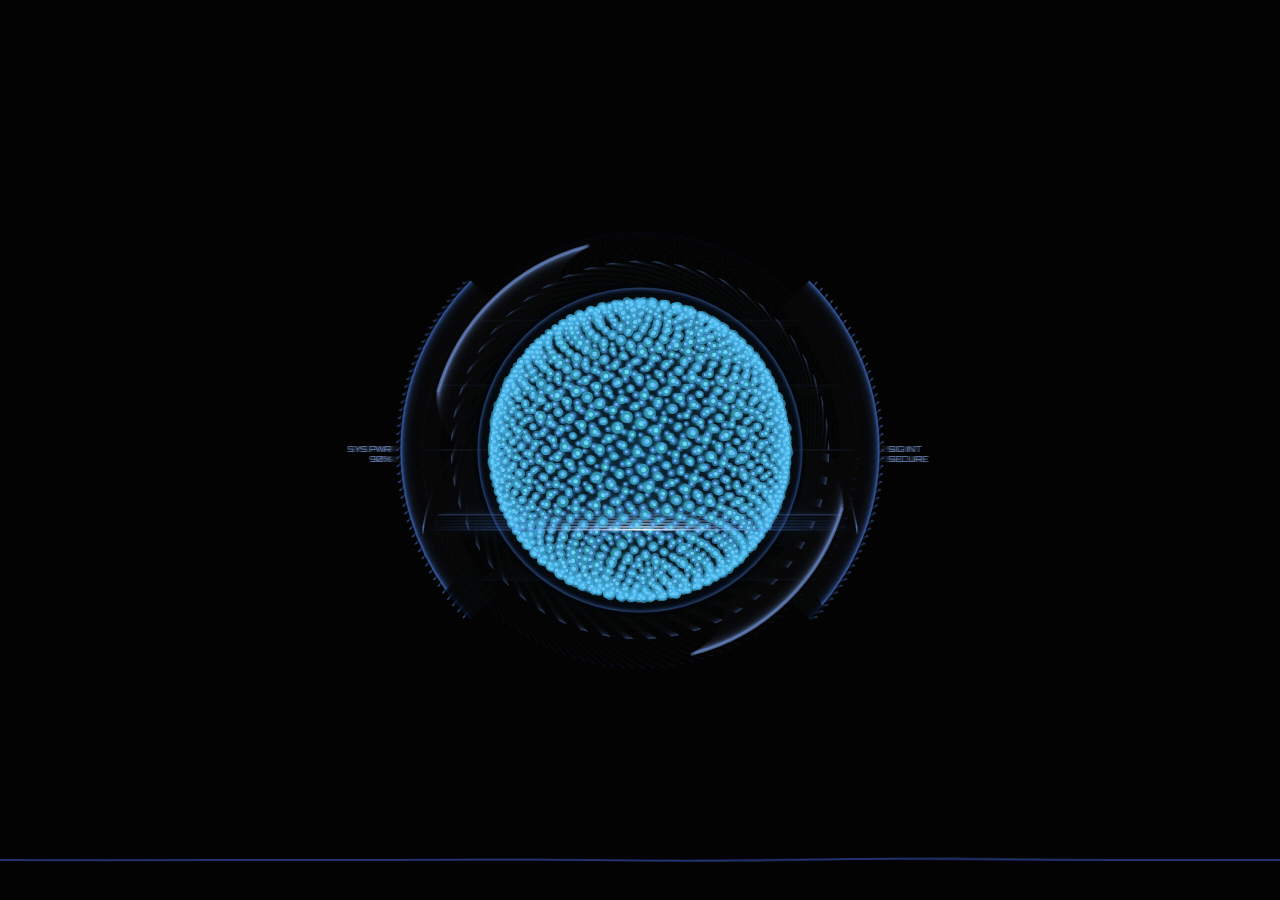
<file: frontend/2d_widget/index.html>
<!DOCTYPE html>
<html lang="en">
<head>
    <meta charset="UTF-8">
    <meta name="viewport" content="width=device-width, initial-scale=1.0">
    <title>Friday UI</title>
    <link rel="stylesheet" href="style.css">
    <link href="https://fonts.googleapis.com/css2?family=Inter:wght@300;400;600&display=swap" rel="stylesheet">
    <link href="https://fonts.googleapis.com/css2?family=Orbitron:wght@400;600;700&display=swap" rel="stylesheet">
</head>
<body>
    <div id="ui-container">
        <!-- Layer 1: Aurora Background Glow -->
        <canvas id="auroraCanvas"></canvas>

        <!-- Layer 2: Particle Sphere -->
        <canvas id="particleCanvas"></canvas>

        <!-- Layer 3: Glitch Transition Overlay -->
        <div id="glitch-overlay"></div>

        <!-- Layer 4: Audio Waveform at bottom -->
        <canvas id="waveformCanvas"></canvas>

    </div>
    </div>

    <!-- Scripts -->
    <script src="particle_engine.js"></script>
    <script src="app.js"></script>
    <script>
        function openDocs() {
            // Open the command guide HTML in the default browser
            const path = window.location.href.replace('frontend/2d_widget/index.html', 'backend/friday_commands.html')
                                              .replace('frontend\\2d_widget\\index.html', 'backend\\friday_commands.html');
            window.open(path, '_blank');
        }
    </script>
</body>
</html>
</file>
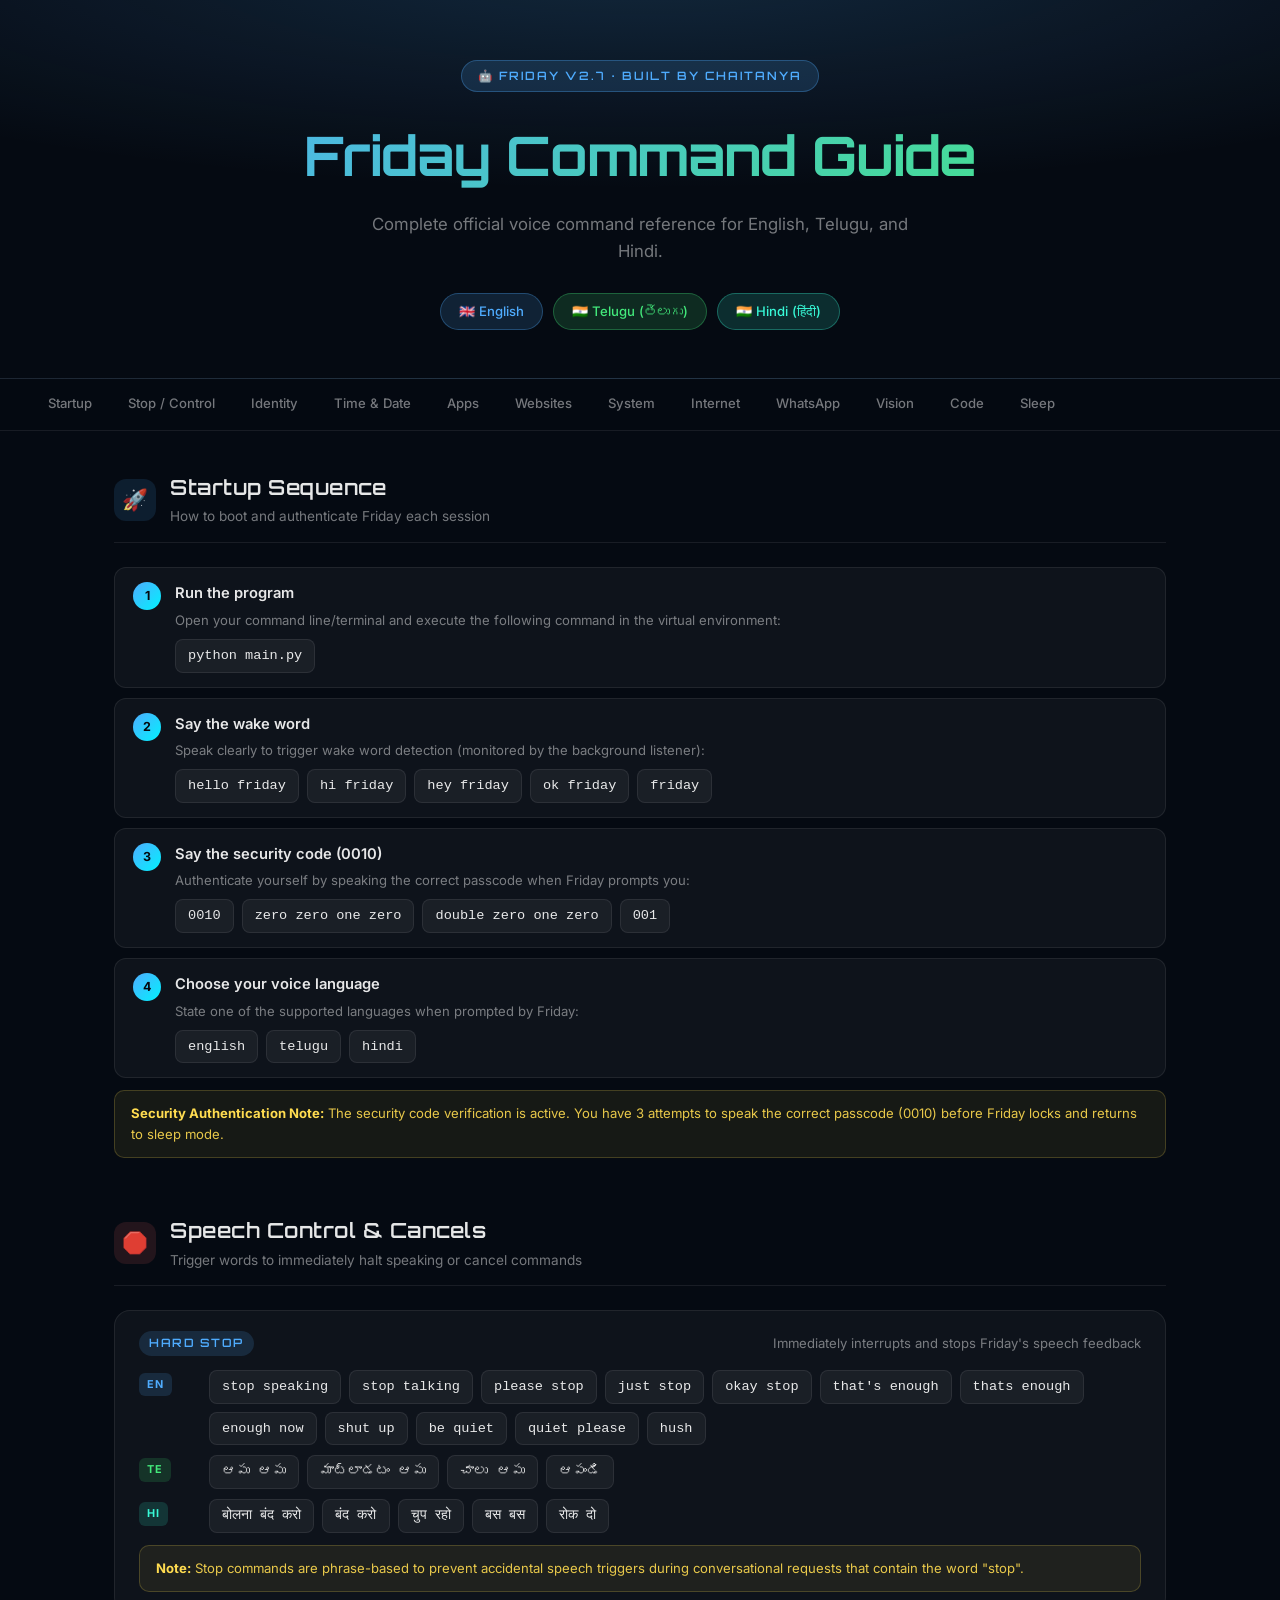
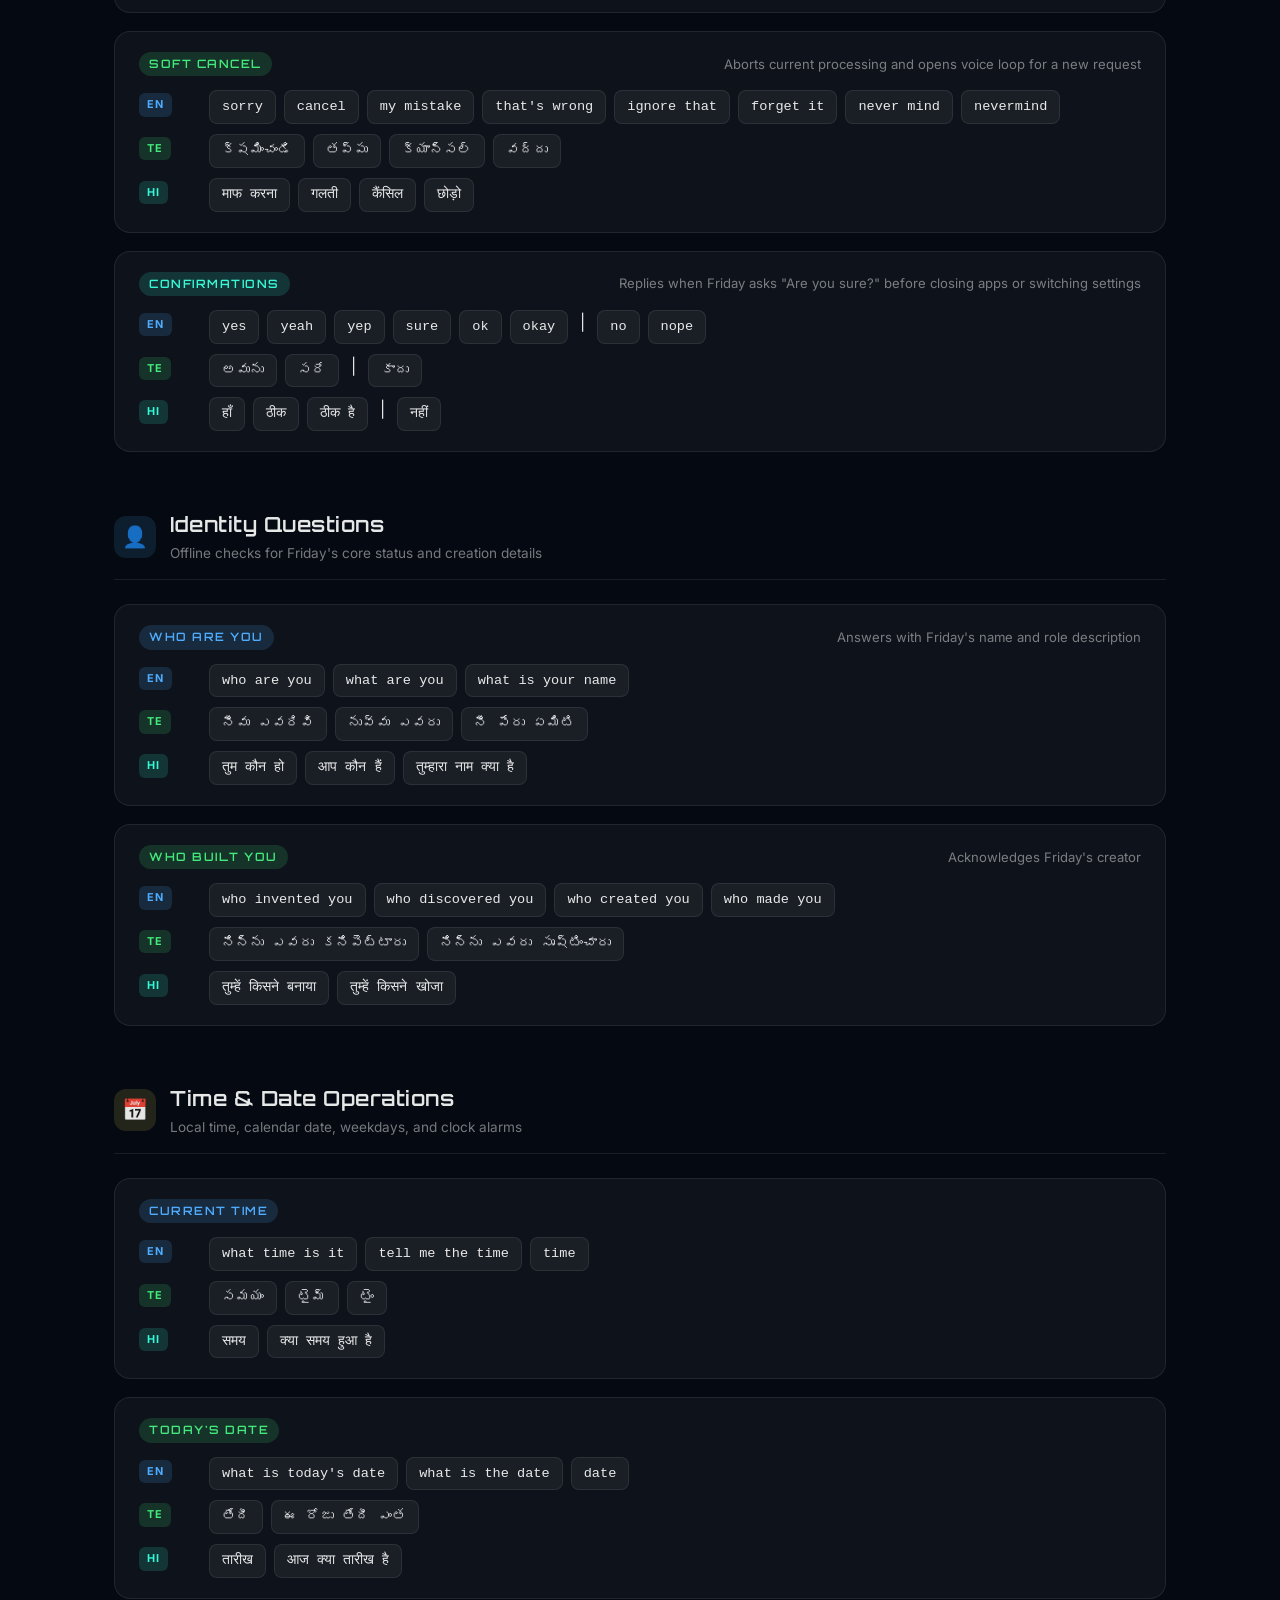
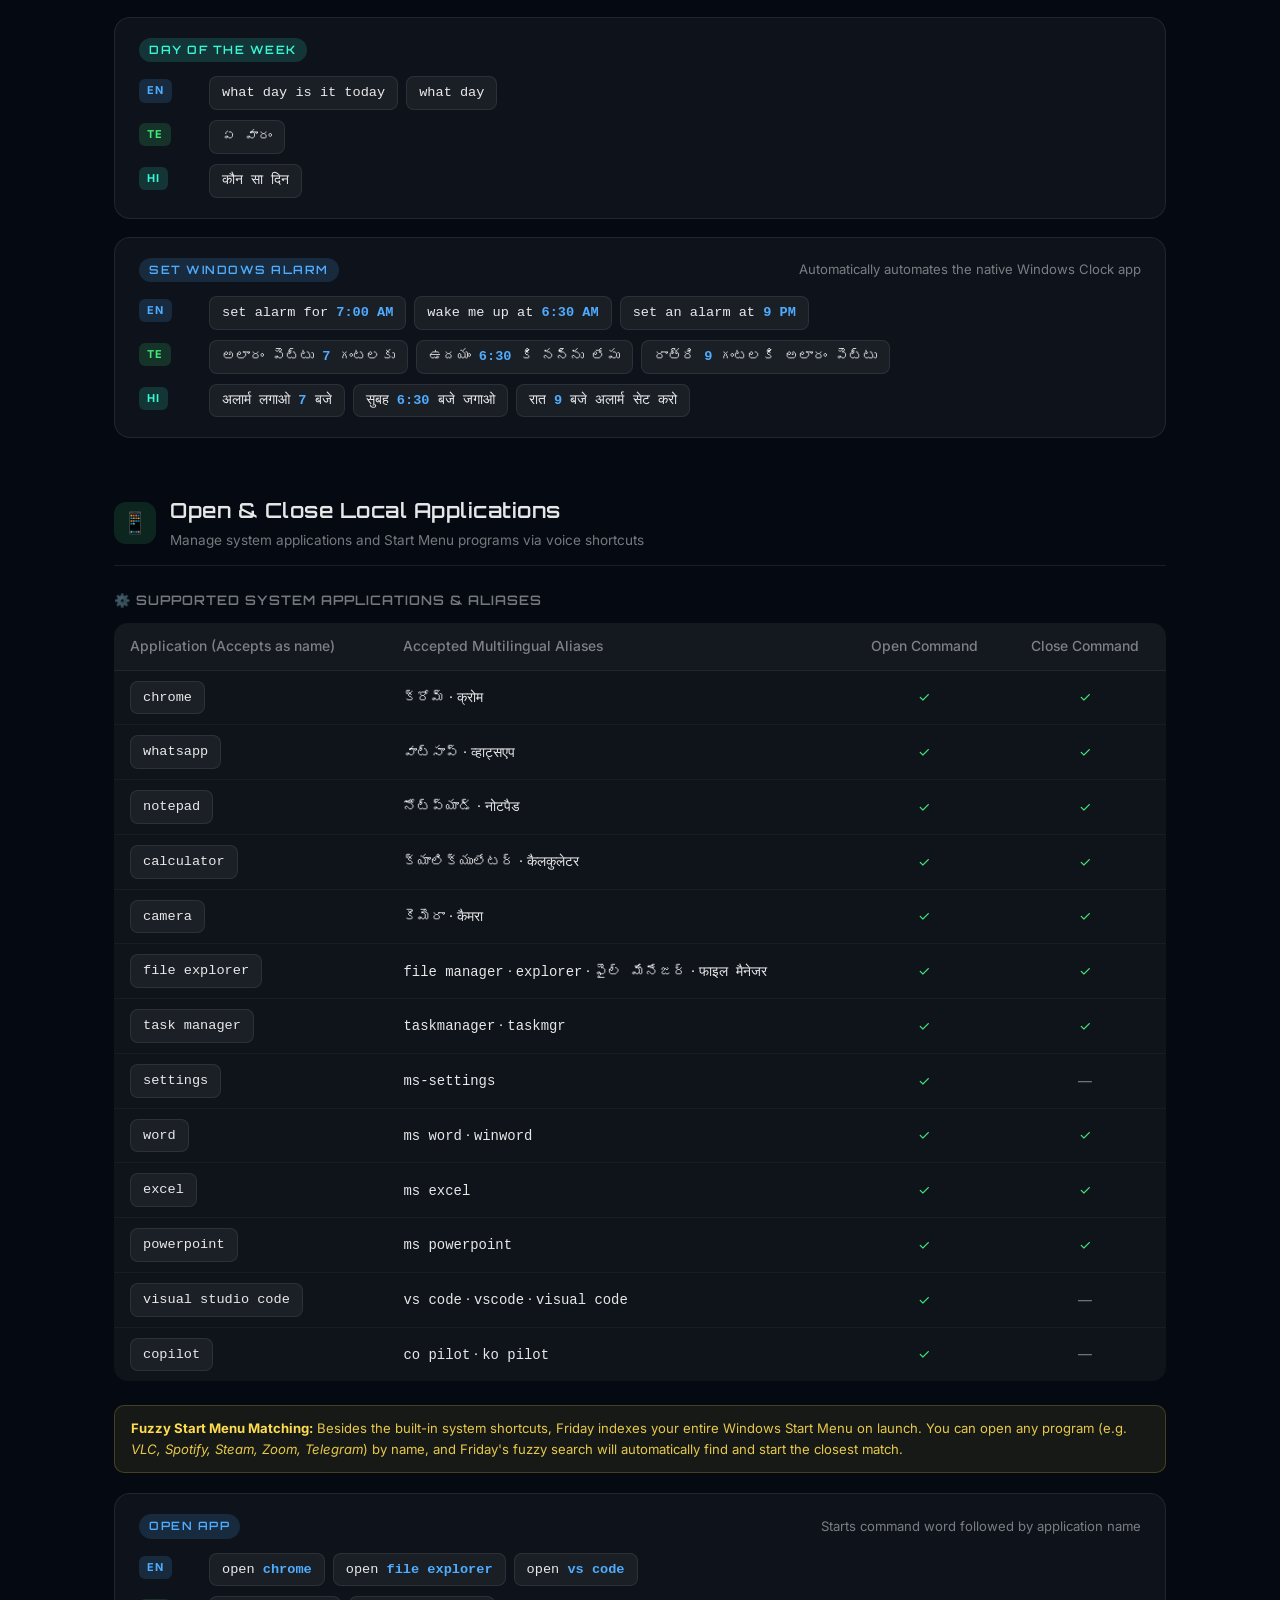
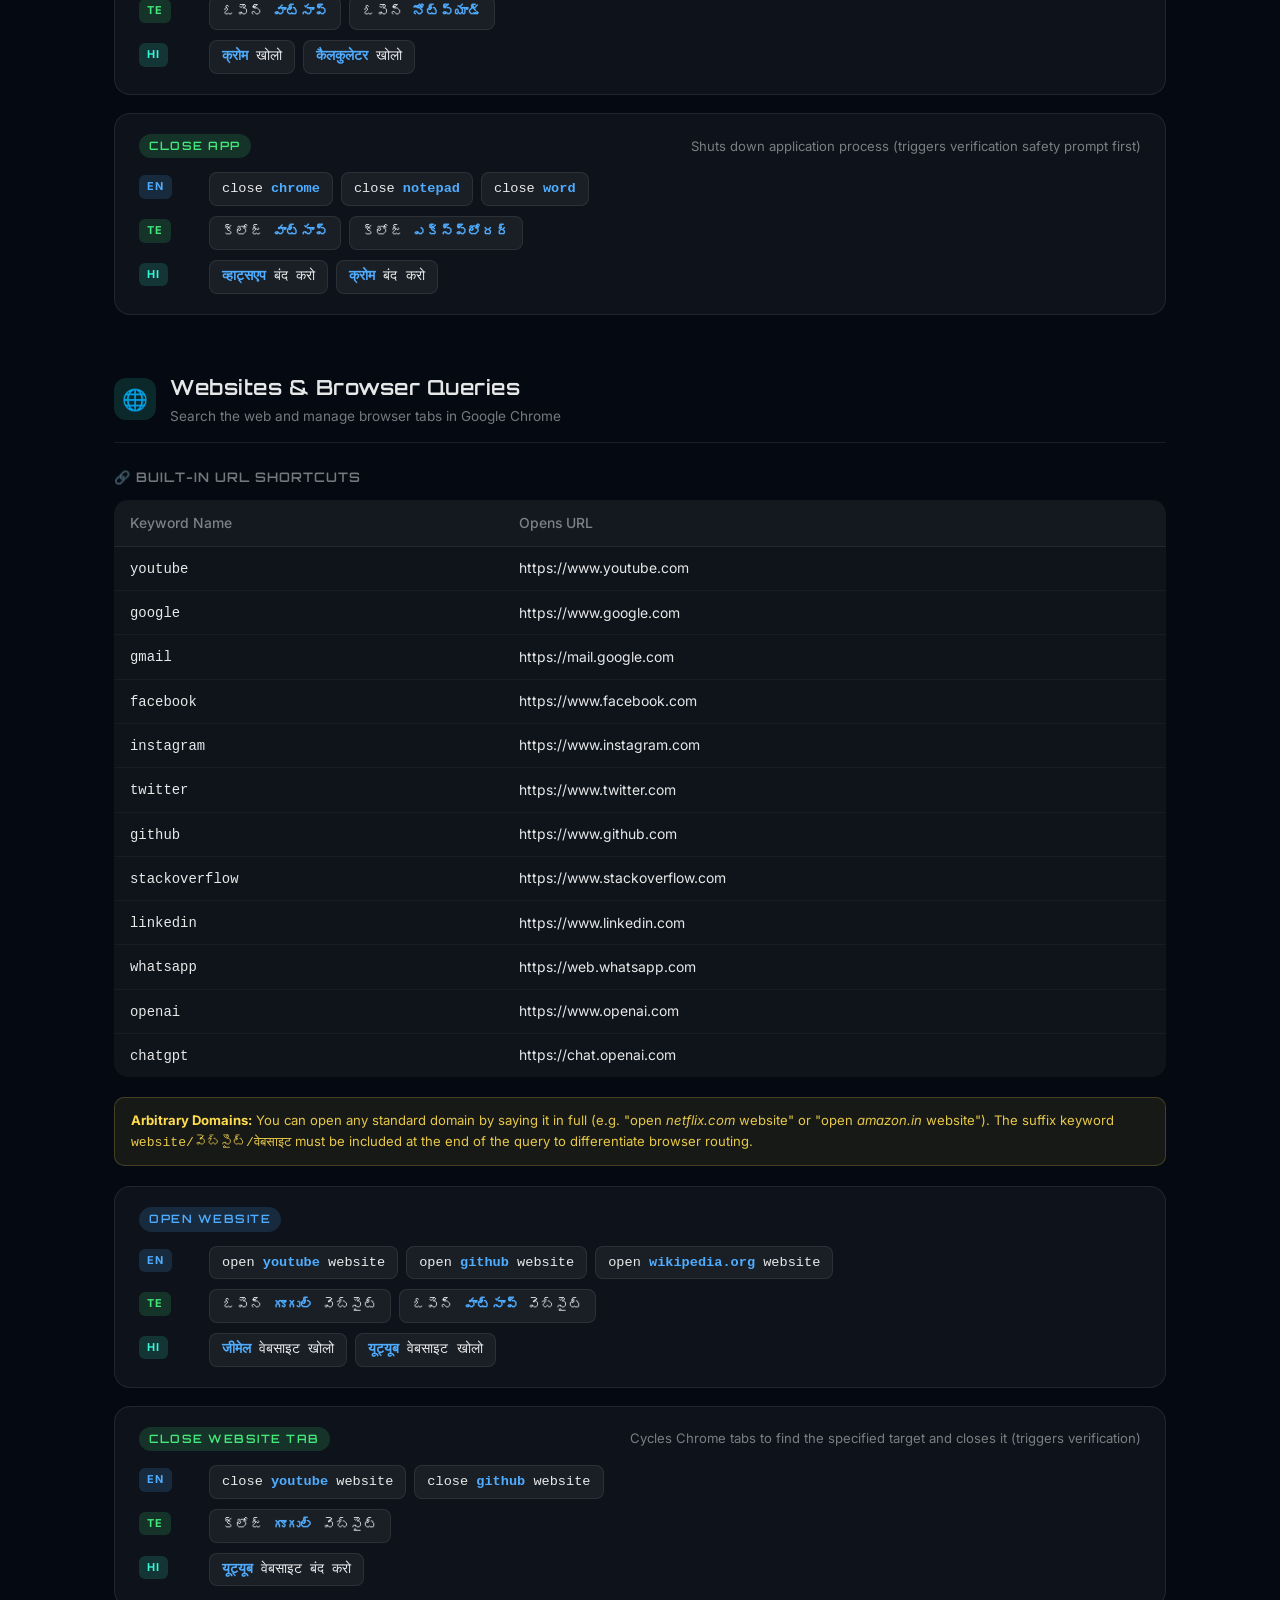
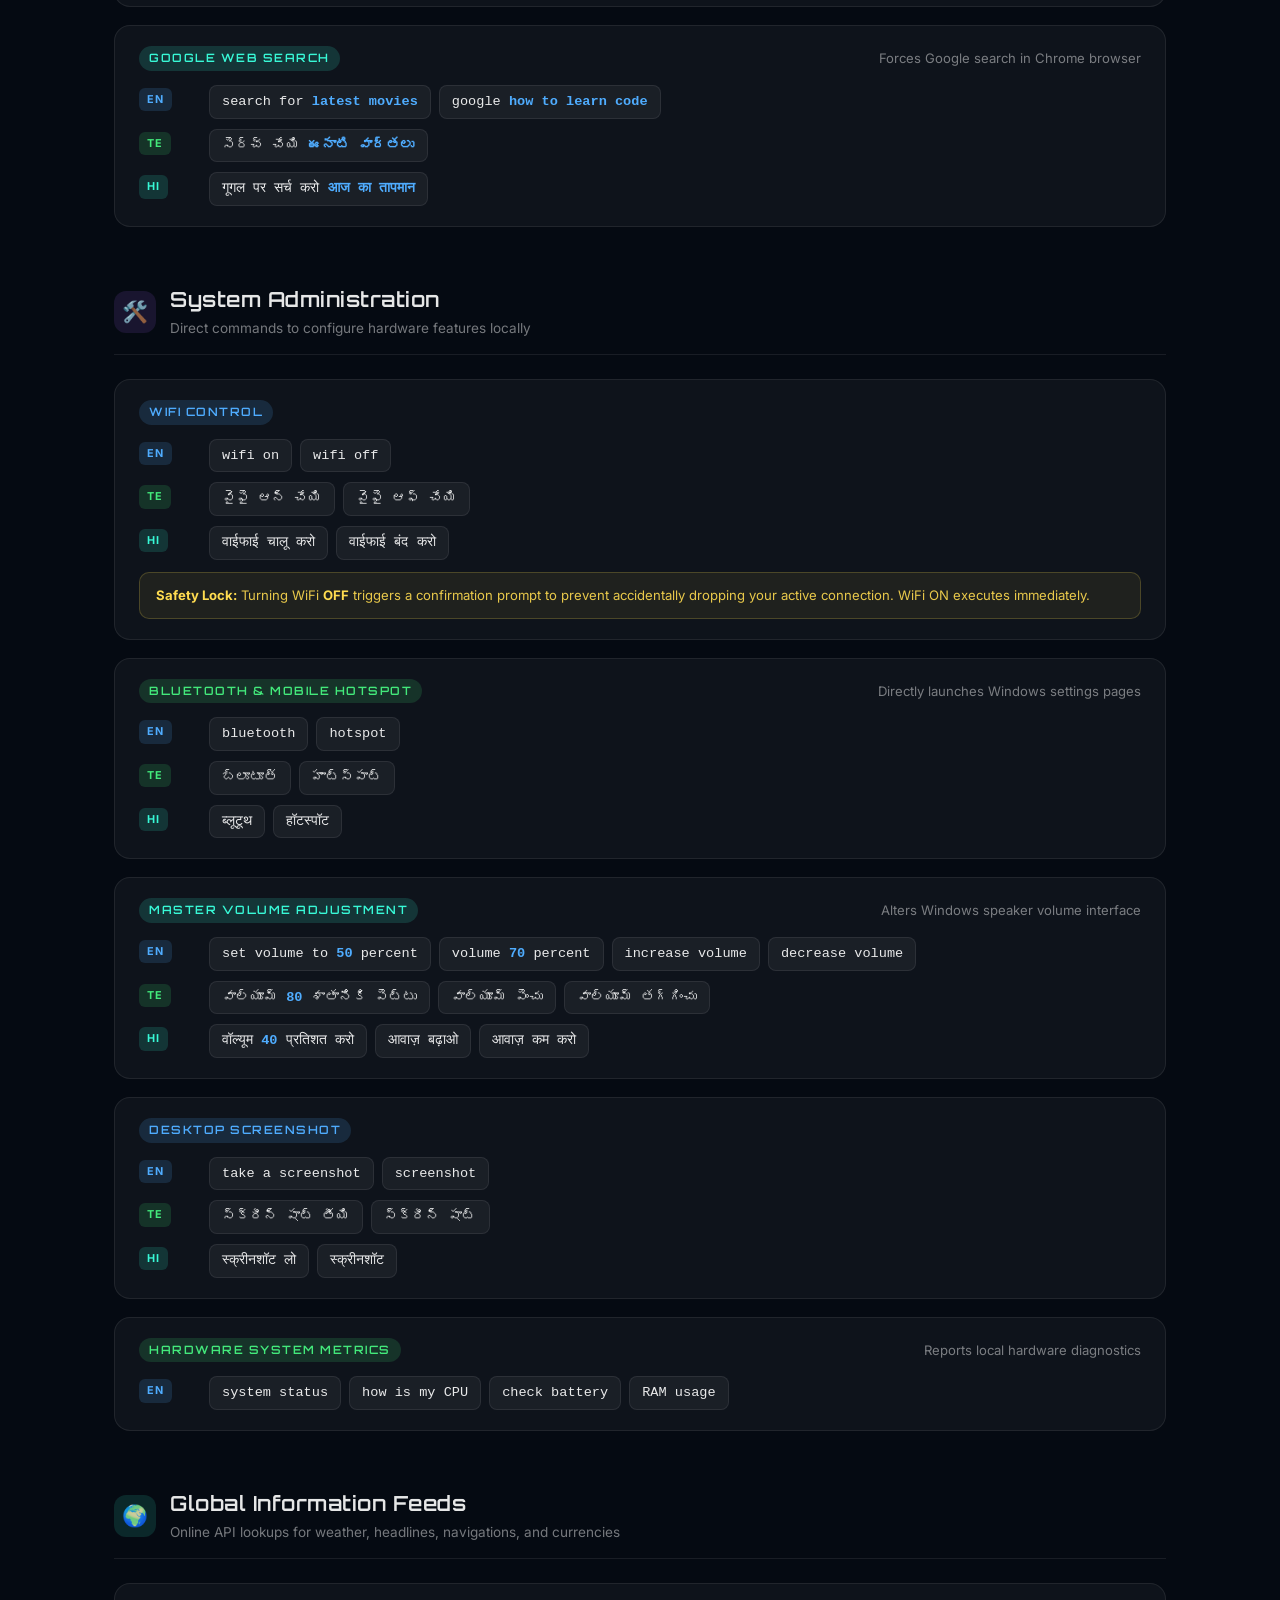
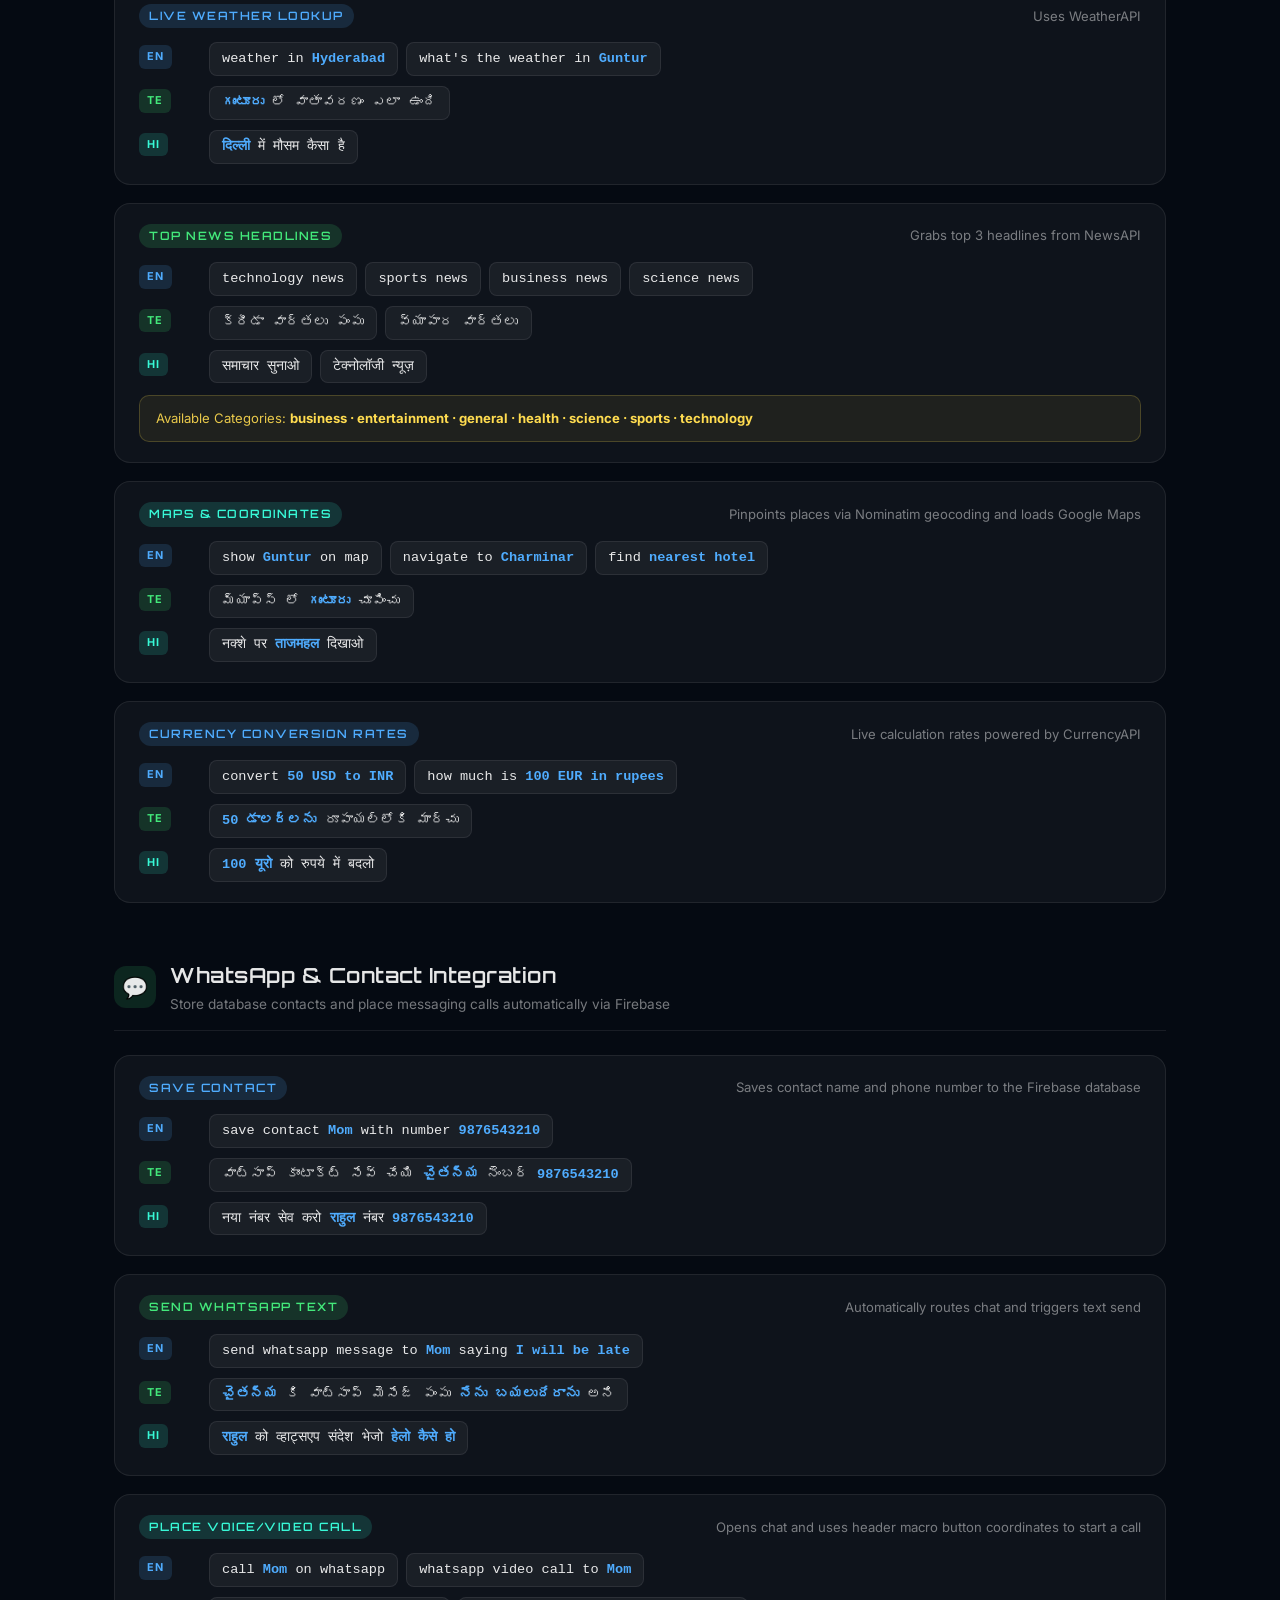
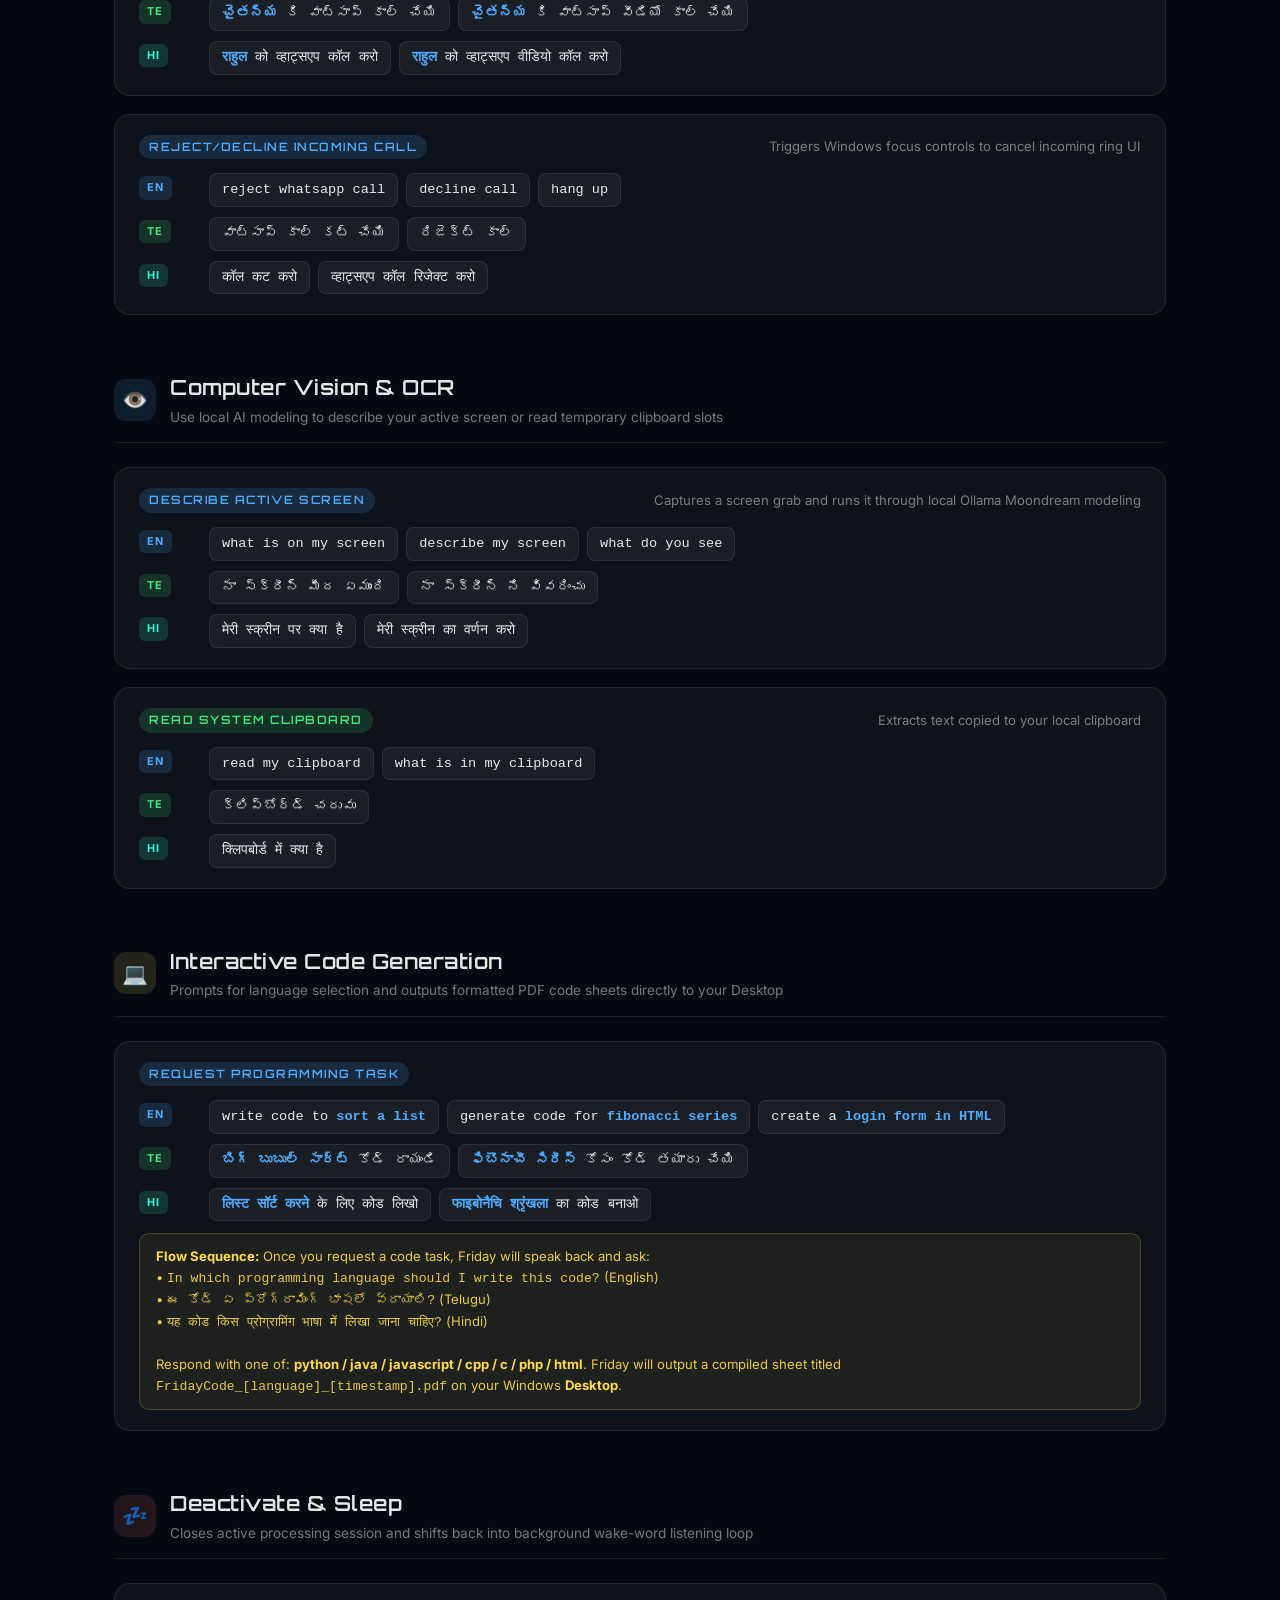
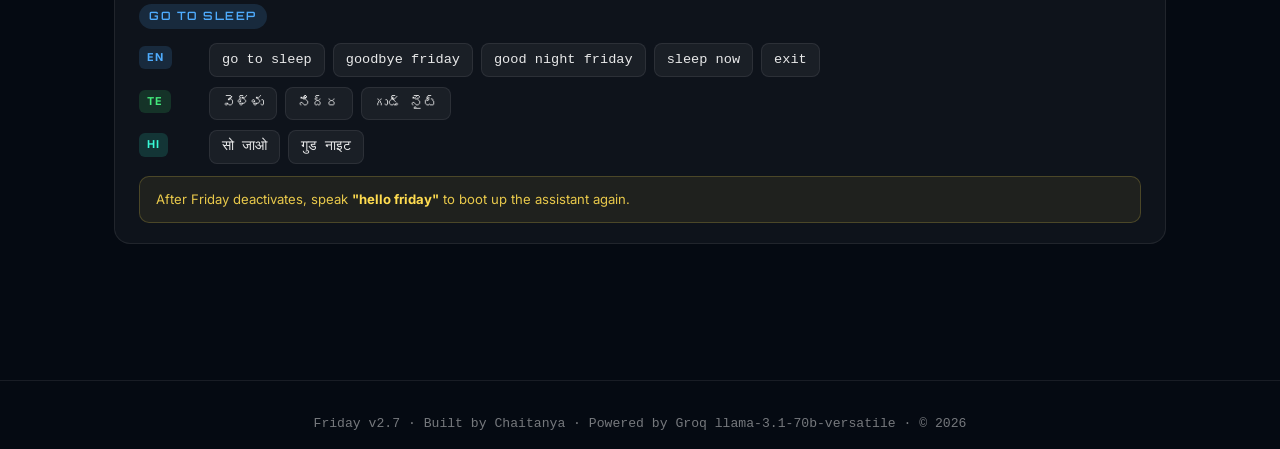
<file: backend/friday_commands.html>
<!DOCTYPE html>
<html lang="en">
<head>
  <meta charset="UTF-8" />
  <meta name="viewport" content="width=device-width, initial-scale=1.0"/>
  <title>Friday AI — Command Guide</title>
  <link href="https://fonts.googleapis.com/css2?family=Inter:wght@300;400;500;600;700&family=Orbitron:wght@500;700&display=swap" rel="stylesheet"/>
  <style>
    :root {
      --bg: #050a12;
      --surface: rgba(255, 255, 255, 0.04);
      --border: rgba(255, 255, 255, 0.08);
      --blue: #4facfe;
      --green: #43e97b;
      --cyan: #00f2fe;
      --teal: #38f9d7;
      --text: rgba(255, 255, 255, 0.9);
      --muted: rgba(255, 255, 255, 0.45);
      --tag-en: rgba(79, 172, 254, 0.15);
      --tag-te: rgba(67, 233, 123, 0.15);
      --tag-hi: rgba(56, 249, 215, 0.15);
    }
    * { margin:0; padding:0; box-sizing:border-box; }
    body { background:var(--bg); color:var(--text); font-family:'Inter',sans-serif; min-height:100vh; line-height: 1.6; }

    .hero { background:radial-gradient(ellipse 80% 60% at 50% -10%,rgba(79, 172, 254, 0.18),transparent); padding:60px 40px 48px; text-align:center; border-bottom:1px solid var(--border); }
    .hero-badge { display:inline-flex; align-items:center; gap:8px; background:var(--tag-en); border:1px solid rgba(79, 172, 254, 0.3); border-radius:99px; padding:6px 16px; font-size:0.72rem; font-weight:600; letter-spacing:2px; color:var(--blue); text-transform:uppercase; margin-bottom:20px; font-family: 'Orbitron', sans-serif; }
    .hero h1 { font-size:clamp(2rem,5vw,3.4rem); font-weight:700; letter-spacing:-1px; background:linear-gradient(135deg,var(--blue),var(--green)); -webkit-background-clip:text; -webkit-text-fill-color:transparent; margin-bottom:12px; font-family: 'Orbitron', sans-serif; }
    .hero p { color:var(--muted); font-size:1.05rem; max-width:560px; margin:0 auto 28px; }
    .lang-pills { display:flex; justify-content:center; gap:10px; flex-wrap:wrap; }
    .lang-pill { display:flex; align-items:center; gap:6px; padding:7px 18px; border-radius:99px; font-size:0.82rem; font-weight:500; border:1px solid; }
    .lang-pill.en { background:var(--tag-en); border-color:rgba(79, 172, 254,0.3); color:var(--blue); }
    .lang-pill.te { background:var(--tag-te); border-color:rgba(67, 233, 123,0.3); color:var(--green); }
    .lang-pill.hi { background:var(--tag-hi); border-color:rgba(56, 249, 215,0.3); color:var(--teal); }

    nav { position:sticky; top:0; z-index:100; background:rgba(5, 10, 18, 0.85); backdrop-filter:blur(20px); border-bottom:1px solid var(--border); padding:0 32px; display:flex; gap:4px; overflow-x:auto; }
    nav a { display:inline-block; padding:14px 16px; color:var(--muted); text-decoration:none; font-size:0.82rem; font-weight:500; white-space:nowrap; border-bottom:2px solid transparent; transition:all 0.2s; }
    nav a:hover { color:var(--text); border-color:var(--blue); }

    .container { max-width:1100px; margin:0 auto; padding:40px 24px 80px; }
    .section { margin-bottom:56px; }
    .section-header { display:flex; align-items:center; gap:14px; margin-bottom:24px; padding-bottom:14px; border-bottom:1px solid var(--border); }
    .section-icon { width:42px; height:42px; border-radius:12px; display:flex; align-items:center; justify-content:center; font-size:1.3rem; }
    .section-icon.blue   { background:rgba(79, 172, 254, 0.12); }
    .section-icon.green  { background:rgba(67, 233, 123, 0.12); }
    .section-icon.teal   { background:rgba(56, 249, 215, 0.12); }
    .section-icon.yellow { background:rgba(255, 220, 80, 0.12); }
    .section-icon.red    { background:rgba(255, 100, 100, 0.12); }
    .section-icon.purple { background:rgba(168, 100, 255, 0.12); }
    .section-header h2 { font-size:1.3rem; font-weight:600; font-family: 'Orbitron', sans-serif; letter-spacing: 0.5px; }
    .section-header p  { color:var(--muted); font-size:0.85rem; margin-top:2px; }

    .commands-grid { display:flex; flex-direction:column; gap:18px; }
    .cmd-card { background:var(--surface); border:1px solid var(--border); border-radius:16px; padding:20px 24px; transition:border-color 0.2s,transform 0.2s; }
    .cmd-card:hover { border-color:rgba(79, 172, 254, 0.3); transform:translateY(-1px); }
    .cmd-card-header { display:flex; align-items:center; gap:10px; margin-bottom:14px; justify-content: space-between; flex-wrap: wrap; }
    .cmd-label { font-size:0.72rem; font-weight:600; letter-spacing:1.5px; text-transform:uppercase; padding:3px 10px; border-radius:99px; font-family: 'Orbitron', sans-serif; }
    .cmd-label.blue  { background:var(--tag-en); color:var(--blue); }
    .cmd-label.green { background:var(--tag-te); color:var(--green); }
    .cmd-label.teal  { background:var(--tag-hi); color:var(--teal); }
    .cmd-desc { color:var(--muted); font-size:0.82rem; }
    .cmd-rows { display:flex; flex-direction:column; gap:10px; }
    .cmd-row  { display:grid; grid-template-columns:60px 1fr; gap:10px; align-items:start; }
    .lang-tag { font-size:0.68rem; font-weight:700; letter-spacing:1px; text-transform:uppercase; padding:3px 8px; border-radius:6px; text-align:center; margin-top:3px; width:fit-content; }
    .lang-tag.en { background:var(--tag-en); color:var(--blue); }
    .lang-tag.te { background:var(--tag-te); color:var(--green); }
    .lang-tag.hi { background:var(--tag-hi); color:var(--teal); }
    .cmd-examples { display:flex; flex-wrap:wrap; gap:8px; }
    .cmd-ex { display:inline-block; background:rgba(255, 255, 255, 0.05); border:1px solid rgba(255, 255, 255, 0.08); border-radius:8px; padding:5px 12px; font-size:0.85rem; color:var(--text); font-family: monospace; }
    .cmd-ex em { color:var(--blue); font-style:normal; font-weight: bold; }
    .note { background:rgba(255, 220, 80, 0.07); border:1px solid rgba(255, 220, 80, 0.2); border-radius:10px; padding:12px 16px; font-size:0.82rem; color:rgba(255, 220, 80, 0.9); margin-top:12px; }
    .note strong { color:rgb(255, 220, 80); }
    .step-list { display:flex; flex-direction:column; gap:10px; }
    .step { display:flex; gap:14px; align-items:flex-start; background:var(--surface); border:1px solid var(--border); border-radius:12px; padding:14px 18px; }
    .step-num { min-width:28px; height:28px; background:linear-gradient(135deg,var(--blue),var(--cyan)); border-radius:50%; display:flex; align-items:center; justify-content:center; font-size:0.78rem; font-weight:700; color:#05080f; flex-shrink:0; }
    .step-body h4 { font-size:0.92rem; font-weight:600; margin-bottom:4px; }
    .step-body p  { font-size:0.82rem; color:var(--muted); }

    .tbl { width:100%; border-collapse:collapse; font-size:0.87rem; background:var(--surface); border-radius:14px; overflow:hidden; }
    .tbl th { text-align:left; padding:12px 16px; color:var(--muted); font-weight:500; border-bottom:1px solid var(--border); background: rgba(255, 255, 255, 0.02); }
    .tbl td { padding:10px 16px; border-bottom:1px solid rgba(255, 255, 255, 0.04); }
    .tbl tr:last-child td { border-bottom:none; }
    .tbl .ok  { color:var(--green); text-align:center; }
    .tbl .no  { color:var(--muted); text-align:center; }
    .sub-label { color:var(--muted); font-size:0.82rem; margin-bottom:12px; margin-top:24px; letter-spacing:1px; text-transform:uppercase; font-weight:600; font-family: 'Orbitron', sans-serif; }

    footer { text-align:center; padding:32px; border-top:1px solid var(--border); color:var(--muted); font-size:0.82rem; font-family: monospace; }
    @media(max-width:600px){ .cmd-row{grid-template-columns:50px 1fr;} .hero{padding:40px 20px 36px;} }
  </style>
</head>
<body>

<div class="hero">
  <div class="hero-badge">🤖 Friday v2.7 &middot; Built by Chaitanya</div>
  <h1>Friday Command Guide</h1>
  <p>Complete official voice command reference for English, Telugu, and Hindi.</p>
  <div class="lang-pills">
    <span class="lang-pill en">🇬🇧 English</span>
    <span class="lang-pill te">🇮🇳 Telugu (తెలుగు)</span>
    <span class="lang-pill hi">🇮🇳 Hindi (हिंदी)</span>
  </div>
</div>

<nav>
  <a href="#startup">Startup</a>
  <a href="#stop">Stop / Control</a>
  <a href="#identity">Identity</a>
  <a href="#datetime">Time &amp; Date</a>
  <a href="#apps">Apps</a>
  <a href="#websites">Websites</a>
  <a href="#system">System</a>
  <a href="#internet">Internet</a>
  <a href="#whatsapp">WhatsApp</a>
  <a href="#vision">Vision</a>
  <a href="#code">Code</a>
  <a href="#sleep">Sleep</a>
</nav>

<div class="container">

<!-- STARTUP -->
<div class="section" id="startup">
  <div class="section-header">
    <div class="section-icon blue">🚀</div>
    <div><h2>Startup Sequence</h2><p>How to boot and authenticate Friday each session</p></div>
  </div>
  <div class="step-list">
    <div class="step">
      <div class="step-num">1</div>
      <div class="step-body">
        <h4>Run the program</h4>
        <p>Open your command line/terminal and execute the following command in the virtual environment:</p>
        <div style="margin-top:8px;"><span class="cmd-ex">python main.py</span></div>
      </div>
    </div>
    <div class="step">
      <div class="step-num">2</div>
      <div class="step-body">
        <h4>Say the wake word</h4>
        <p>Speak clearly to trigger wake word detection (monitored by the background listener):</p>
        <div style="display:flex;gap:8px;flex-wrap:wrap;margin-top:8px;">
          <span class="cmd-ex">hello friday</span><span class="cmd-ex">hi friday</span><span class="cmd-ex">hey friday</span><span class="cmd-ex">ok friday</span><span class="cmd-ex">friday</span>
        </div>
      </div>
    </div>
    <div class="step">
      <div class="step-num">3</div>
      <div class="step-body">
        <h4>Say the security code (0010)</h4>
        <p>Authenticate yourself by speaking the correct passcode when Friday prompts you:</p>
        <div style="display:flex;gap:8px;flex-wrap:wrap;margin-top:8px;">
          <span class="cmd-ex">0010</span><span class="cmd-ex">zero zero one zero</span><span class="cmd-ex">double zero one zero</span><span class="cmd-ex">001</span>
        </div>
      </div>
    </div>
    <div class="step">
      <div class="step-num">4</div>
      <div class="step-body">
        <h4>Choose your voice language</h4>
        <p>State one of the supported languages when prompted by Friday:</p>
        <div style="display:flex;gap:8px;flex-wrap:wrap;margin-top:8px;">
          <span class="cmd-ex">english</span><span class="cmd-ex">telugu</span><span class="cmd-ex">hindi</span>
        </div>
      </div>
    </div>
  </div>
  <div class="note"><strong>Security Authentication Note:</strong> The security code verification is active. You have 3 attempts to speak the correct passcode (0010) before Friday locks and returns to sleep mode.</div>
</div>

<!-- STOP -->
<div class="section" id="stop">
  <div class="section-header">
    <div class="section-icon red">🛑</div>
    <div><h2>Speech Control &amp; Cancels</h2><p>Trigger words to immediately halt speaking or cancel commands</p></div>
  </div>
  <div class="commands-grid">
    <div class="cmd-card">
      <div class="cmd-card-header"><span class="cmd-label blue">Hard Stop</span><span class="cmd-desc">Immediately interrupts and stops Friday's speech feedback</span></div>
      <div class="cmd-rows">
        <div class="cmd-row"><span class="lang-tag en">EN</span><div class="cmd-examples">
          <span class="cmd-ex">stop speaking</span><span class="cmd-ex">stop talking</span><span class="cmd-ex">please stop</span><span class="cmd-ex">just stop</span><span class="cmd-ex">okay stop</span><span class="cmd-ex">that's enough</span><span class="cmd-ex">thats enough</span><span class="cmd-ex">enough now</span><span class="cmd-ex">shut up</span><span class="cmd-ex">be quiet</span><span class="cmd-ex">quiet please</span><span class="cmd-ex">hush</span>
        </div></div>
        <div class="cmd-row"><span class="lang-tag te">TE</span><div class="cmd-examples">
          <span class="cmd-ex">ఆపు ఆపు</span><span class="cmd-ex">మాట్లాడటం ఆపు</span><span class="cmd-ex">చాలు ఆపు</span><span class="cmd-ex">ఆపండి</span>
        </div></div>
        <div class="cmd-row"><span class="lang-tag hi">HI</span><div class="cmd-examples">
          <span class="cmd-ex">बोलना बंद करो</span><span class="cmd-ex">बंद करो</span><span class="cmd-ex">चुप रहो</span><span class="cmd-ex">बस बस</span><span class="cmd-ex">रोक दो</span>
        </div></div>
      </div>
      <div class="note"><strong>Note:</strong> Stop commands are phrase-based to prevent accidental speech triggers during conversational requests that contain the word "stop".</div>
    </div>

    <div class="cmd-card">
      <div class="cmd-card-header"><span class="cmd-label green">Soft Cancel</span><span class="cmd-desc">Aborts current processing and opens voice loop for a new request</span></div>
      <div class="cmd-rows">
        <div class="cmd-row"><span class="lang-tag en">EN</span><div class="cmd-examples">
          <span class="cmd-ex">sorry</span><span class="cmd-ex">cancel</span><span class="cmd-ex">my mistake</span><span class="cmd-ex">that's wrong</span><span class="cmd-ex">ignore that</span><span class="cmd-ex">forget it</span><span class="cmd-ex">never mind</span><span class="cmd-ex">nevermind</span>
        </div></div>
        <div class="cmd-row"><span class="lang-tag te">TE</span><div class="cmd-examples">
          <span class="cmd-ex">క్షమించండి</span><span class="cmd-ex">తప్పు</span><span class="cmd-ex">క్యాన్సల్</span><span class="cmd-ex">వద్దు</span>
        </div></div>
        <div class="cmd-row"><span class="lang-tag hi">HI</span><div class="cmd-examples">
          <span class="cmd-ex">माफ करना</span><span class="cmd-ex">गलती</span><span class="cmd-ex">कैंसिल</span><span class="cmd-ex">छोड़ो</span>
        </div></div>
      </div>
    </div>

    <div class="cmd-card">
      <div class="cmd-card-header"><span class="cmd-label teal">Confirmations</span><span class="cmd-desc">Replies when Friday asks "Are you sure?" before closing apps or switching settings</span></div>
      <div class="cmd-rows">
        <div class="cmd-row"><span class="lang-tag en">EN</span><div class="cmd-examples">
          <span class="cmd-ex">yes</span><span class="cmd-ex">yeah</span><span class="cmd-ex">yep</span><span class="cmd-ex">sure</span><span class="cmd-ex">ok</span><span class="cmd-ex">okay</span>&nbsp;|&nbsp;<span class="cmd-ex">no</span><span class="cmd-ex">nope</span>
        </div></div>
        <div class="cmd-row"><span class="lang-tag te">TE</span><div class="cmd-examples">
          <span class="cmd-ex">అవును</span><span class="cmd-ex">సరే</span>&nbsp;|&nbsp;<span class="cmd-ex">కాదు</span>
        </div></div>
        <div class="cmd-row"><span class="lang-tag hi">HI</span><div class="cmd-examples">
          <span class="cmd-ex">हाँ</span><span class="cmd-ex">ठीक</span><span class="cmd-ex">ठीक है</span>&nbsp;|&nbsp;<span class="cmd-ex">नहीं</span>
        </div></div>
      </div>
    </div>
  </div>
</div>

<!-- IDENTITY -->
<div class="section" id="identity">
  <div class="section-header">
    <div class="section-icon blue">👤</div>
    <div><h2>Identity Questions</h2><p>Offline checks for Friday's core status and creation details</p></div>
  </div>
  <div class="commands-grid">
    <div class="cmd-card">
      <div class="cmd-card-header"><span class="cmd-label blue">Who Are You</span><span class="cmd-desc">Answers with Friday's name and role description</span></div>
      <div class="cmd-rows">
        <div class="cmd-row"><span class="lang-tag en">EN</span><div class="cmd-examples"><span class="cmd-ex">who are you</span><span class="cmd-ex">what are you</span><span class="cmd-ex">what is your name</span></div></div>
        <div class="cmd-row"><span class="lang-tag te">TE</span><div class="cmd-examples"><span class="cmd-ex">నీవు ఎవరివి</span><span class="cmd-ex">నువ్వు ఎవరు</span><span class="cmd-ex">నీ పేరు ఏమిటి</span></div></div>
        <div class="cmd-row"><span class="lang-tag hi">HI</span><div class="cmd-examples"><span class="cmd-ex">तुम कौन हो</span><span class="cmd-ex">आप कौन हैं</span><span class="cmd-ex">तुम्हारा नाम क्या है</span></div></div>
      </div>
    </div>
    <div class="cmd-card">
      <div class="cmd-card-header"><span class="cmd-label green">Who Built You</span><span class="cmd-desc">Acknowledges Friday's creator</span></div>
      <div class="cmd-rows">
        <div class="cmd-row"><span class="lang-tag en">EN</span><div class="cmd-examples"><span class="cmd-ex">who invented you</span><span class="cmd-ex">who discovered you</span><span class="cmd-ex">who created you</span><span class="cmd-ex">who made you</span></div></div>
        <div class="cmd-row"><span class="lang-tag te">TE</span><div class="cmd-examples"><span class="cmd-ex">నిన్ను ఎవరు కనిపెట్టారు</span><span class="cmd-ex">నిన్ను ఎవరు సృష్టించారు</span></div></div>
        <div class="cmd-row"><span class="lang-tag hi">HI</span><div class="cmd-examples"><span class="cmd-ex">तुम्हें किसने बनाया</span><span class="cmd-ex">तुम्हें किसने खोजा</span></div></div>
      </div>
    </div>
  </div>
</div>

<!-- TIME & DATE -->
<div class="section" id="datetime">
  <div class="section-header">
    <div class="section-icon yellow">📅</div>
    <div><h2>Time &amp; Date Operations</h2><p>Local time, calendar date, weekdays, and clock alarms</p></div>
  </div>
  <div class="commands-grid">
    <div class="cmd-card">
      <div class="cmd-card-header"><span class="cmd-label blue">Current Time</span></div>
      <div class="cmd-rows">
        <div class="cmd-row"><span class="lang-tag en">EN</span><div class="cmd-examples"><span class="cmd-ex">what time is it</span><span class="cmd-ex">tell me the time</span><span class="cmd-ex">time</span></div></div>
        <div class="cmd-row"><span class="lang-tag te">TE</span><div class="cmd-examples"><span class="cmd-ex">సమయం</span><span class="cmd-ex">టైమ్</span><span class="cmd-ex">టైం</span></div></div>
        <div class="cmd-row"><span class="lang-tag hi">HI</span><div class="cmd-examples"><span class="cmd-ex">समय</span><span class="cmd-ex">क्या समय हुआ है</span></div></div>
      </div>
    </div>
    <div class="cmd-card">
      <div class="cmd-card-header"><span class="cmd-label green">Today's Date</span></div>
      <div class="cmd-rows">
        <div class="cmd-row"><span class="lang-tag en">EN</span><div class="cmd-examples"><span class="cmd-ex">what is today's date</span><span class="cmd-ex">what is the date</span><span class="cmd-ex">date</span></div></div>
        <div class="cmd-row"><span class="lang-tag te">TE</span><div class="cmd-examples"><span class="cmd-ex">తేదీ</span><span class="cmd-ex">ఈ రోజు తేదీ ఎంత</span></div></div>
        <div class="cmd-row"><span class="lang-tag hi">HI</span><div class="cmd-examples"><span class="cmd-ex">तारीख</span><span class="cmd-ex">आज क्या तारीख है</span></div></div>
      </div>
    </div>
    <div class="cmd-card">
      <div class="cmd-card-header"><span class="cmd-label teal">Day of the Week</span></div>
      <div class="cmd-rows">
        <div class="cmd-row"><span class="lang-tag en">EN</span><div class="cmd-examples"><span class="cmd-ex">what day is it today</span><span class="cmd-ex">what day</span></div></div>
        <div class="cmd-row"><span class="lang-tag te">TE</span><div class="cmd-examples"><span class="cmd-ex">ఏ వారం</span></div></div>
        <div class="cmd-row"><span class="lang-tag hi">HI</span><div class="cmd-examples"><span class="cmd-ex">कौन सा दिन</span></div></div>
      </div>
    </div>
    <div class="cmd-card">
      <div class="cmd-card-header"><span class="cmd-label blue">Set Windows Alarm</span><span class="cmd-desc">Automatically automates the native Windows Clock app</span></div>
      <div class="cmd-rows">
        <div class="cmd-row"><span class="lang-tag en">EN</span><div class="cmd-examples">
          <span class="cmd-ex">set alarm for <em>7:00 AM</em></span><span class="cmd-ex">wake me up at <em>6:30 AM</em></span><span class="cmd-ex">set an alarm at <em>9 PM</em></span>
        </div></div>
        <div class="cmd-row"><span class="lang-tag te">TE</span><div class="cmd-examples">
          <span class="cmd-ex">అలారం పెట్టు <em>7</em> గంటలకు</span><span class="cmd-ex">ఉదయం <em>6:30</em> కి నన్ను లేపు</span><span class="cmd-ex">రాత్రి <em>9</em> గంటలకి అలారం పెట్టు</span>
        </div></div>
        <div class="cmd-row"><span class="lang-tag hi">HI</span><div class="cmd-examples">
          <span class="cmd-ex">अलार्म लगाओ <em>7</em> बजे</span><span class="cmd-ex">सुबह <em>6:30</em> बजे जगाओ</span><span class="cmd-ex">रात <em>9</em> बजे अलार्म सेट करो</span>
        </div></div>
      </div>
    </div>
  </div>
</div>

<!-- APPS -->
<div class="section" id="apps">
  <div class="section-header">
    <div class="section-icon green">📱</div>
    <div><h2>Open &amp; Close Local Applications</h2><p>Manage system applications and Start Menu programs via voice shortcuts</p></div>
  </div>

  <p class="sub-label">⚙️ Supported System Applications &amp; Aliases</p>
  <div style="overflow-x:auto;margin-bottom:24px;">
    <table class="tbl">
      <thead><tr>
        <th>Application (Accepts as name)</th>
        <th>Accepted Multilingual Aliases</th>
        <th style="text-align:center">Open Command</th>
        <th style="text-align:center">Close Command</th>
      </tr></thead>
      <tbody>
        <tr><td><span class="cmd-ex">chrome</span></td><td><code>క్రోమ్</code> &middot; <code>क्रोम</code></td><td class="ok">✓</td><td class="ok">✓</td></tr>
        <tr><td><span class="cmd-ex">whatsapp</span></td><td><code>వాట్సాప్</code> &middot; <code>व्हाट्सएप</code></td><td class="ok">✓</td><td class="ok">✓</td></tr>
        <tr><td><span class="cmd-ex">notepad</span></td><td><code>నోట్ప్యాడ్</code> &middot; <code>नोटपैड</code></td><td class="ok">✓</td><td class="ok">✓</td></tr>
        <tr><td><span class="cmd-ex">calculator</span></td><td><code>క్యాలిక్యులేటర్</code> &middot; <code>कैलकुलेटर</code></td><td class="ok">✓</td><td class="ok">✓</td></tr>
        <tr><td><span class="cmd-ex">camera</span></td><td><code>కెమెరా</code> &middot; <code>कैमरा</code></td><td class="ok">✓</td><td class="ok">✓</td></tr>
        <tr><td><span class="cmd-ex">file explorer</span></td><td><code>file manager</code> &middot; <code>explorer</code> &middot; <code>ఫైల్ మేనేజర్</code> &middot; <code>फाइल मैनेजर</code></td><td class="ok">✓</td><td class="ok">✓</td></tr>
        <tr><td><span class="cmd-ex">task manager</span></td><td><code>taskmanager</code> &middot; <code>taskmgr</code></td><td class="ok">✓</td><td class="ok">✓</td></tr>
        <tr><td><span class="cmd-ex">settings</span></td><td><code>ms-settings</code></td><td class="ok">✓</td><td class="no">—</td></tr>
        <tr><td><span class="cmd-ex">word</span></td><td><code>ms word</code> &middot; <code>winword</code></td><td class="ok">✓</td><td class="ok">✓</td></tr>
        <tr><td><span class="cmd-ex">excel</span></td><td><code>ms excel</code></td><td class="ok">✓</td><td class="ok">✓</td></tr>
        <tr><td><span class="cmd-ex">powerpoint</span></td><td><code>ms powerpoint</code></td><td class="ok">✓</td><td class="ok">✓</td></tr>
        <tr><td><span class="cmd-ex">visual studio code</span></td><td><code>vs code</code> &middot; <code>vscode</code> &middot; <code>visual code</code></td><td class="ok">✓</td><td class="no">—</td></tr>
        <tr><td><span class="cmd-ex">copilot</span></td><td><code>co pilot</code> &middot; <code>ko pilot</code></td><td class="ok">✓</td><td class="no">—</td></tr>
      </tbody>
    </table>
  </div>

  <div class="note" style="margin-bottom:20px;"><strong>Fuzzy Start Menu Matching:</strong> Besides the built-in system shortcuts, Friday indexes your entire Windows Start Menu on launch. You can open any program (e.g. <em>VLC, Spotify, Steam, Zoom, Telegram</em>) by name, and Friday's fuzzy search will automatically find and start the closest match.</div>

  <div class="commands-grid">
    <div class="cmd-card">
      <div class="cmd-card-header"><span class="cmd-label blue">Open App</span><span class="cmd-desc">Starts command word followed by application name</span></div>
      <div class="cmd-rows">
        <div class="cmd-row"><span class="lang-tag en">EN</span><div class="cmd-examples">
          <span class="cmd-ex">open <em>chrome</em></span><span class="cmd-ex">open <em>file explorer</em></span><span class="cmd-ex">open <em>vs code</em></span>
        </div></div>
        <div class="cmd-row"><span class="lang-tag te">TE</span><div class="cmd-examples">
          <span class="cmd-ex">ఓపెన్ <em>వాట్సాప్</em></span><span class="cmd-ex">ఓపెన్ <em>నోట్ప్యాడ్</em></span>
        </div></div>
        <div class="cmd-row"><span class="lang-tag hi">HI</span><div class="cmd-examples">
          <span class="cmd-ex"><em>क्रोम</em> खोलो</span><span class="cmd-ex"><em>कैलकुलेटर</em> खोलो</span>
        </div></div>
      </div>
    </div>
    <div class="cmd-card">
      <div class="cmd-card-header"><span class="cmd-label green">Close App</span><span class="cmd-desc">Shuts down application process (triggers verification safety prompt first)</span></div>
      <div class="cmd-rows">
        <div class="cmd-row"><span class="lang-tag en">EN</span><div class="cmd-examples">
          <span class="cmd-ex">close <em>chrome</em></span><span class="cmd-ex">close <em>notepad</em></span><span class="cmd-ex">close <em>word</em></span>
        </div></div>
        <div class="cmd-row"><span class="lang-tag te">TE</span><div class="cmd-examples">
          <span class="cmd-ex">క్లోజ్ <em>వాట్సాప్</em></span><span class="cmd-ex">క్లోజ్ <em>ఎక్స్ప్లోరర్</em></span>
        </div></div>
        <div class="cmd-row"><span class="lang-tag hi">HI</span><div class="cmd-examples">
          <span class="cmd-ex"><em>व्हाट्सएप</em> बंद करो</span><span class="cmd-ex"><em>क्रोम</em> बंद करो</span>
        </div></div>
      </div>
    </div>
  </div>
</div>

<!-- WEBSITES -->
<div class="section" id="websites">
  <div class="section-header">
    <div class="section-icon teal">🌐</div>
    <div><h2>Websites &amp; Browser Queries</h2><p>Search the web and manage browser tabs in Google Chrome</p></div>
  </div>

  <p class="sub-label">🔗 Built-in URL Shortcuts</p>
  <div style="overflow-x:auto;margin-bottom:20px;">
    <table class="tbl">
      <thead><tr><th>Keyword Name</th><th>Opens URL</th></tr></thead>
      <tbody>
        <tr><td><code>youtube</code></td><td>https://www.youtube.com</td></tr>
        <tr><td><code>google</code></td><td>https://www.google.com</td></tr>
        <tr><td><code>gmail</code></td><td>https://mail.google.com</td></tr>
        <tr><td><code>facebook</code></td><td>https://www.facebook.com</td></tr>
        <tr><td><code>instagram</code></td><td>https://www.instagram.com</td></tr>
        <tr><td><code>twitter</code></td><td>https://www.twitter.com</td></tr>
        <tr><td><code>github</code></td><td>https://www.github.com</td></tr>
        <tr><td><code>stackoverflow</code></td><td>https://www.stackoverflow.com</td></tr>
        <tr><td><code>linkedin</code></td><td>https://www.linkedin.com</td></tr>
        <tr><td><code>whatsapp</code></td><td>https://web.whatsapp.com</td></tr>
        <tr><td><code>openai</code></td><td>https://www.openai.com</td></tr>
        <tr><td><code>chatgpt</code></td><td>https://chat.openai.com</td></tr>
      </tbody>
    </table>
  </div>
  <div class="note" style="margin-bottom:20px;"><strong>Arbitrary Domains:</strong> You can open any standard domain by saying it in full (e.g. "open <em>netflix.com</em> website" or "open <em>amazon.in</em> website"). The suffix keyword <code>website/వెబ్‌సైట్/वेबसाइट</code> must be included at the end of the query to differentiate browser routing.</div>

  <div class="commands-grid">
    <div class="cmd-card">
      <div class="cmd-card-header"><span class="cmd-label blue">Open Website</span></div>
      <div class="cmd-rows">
        <div class="cmd-row"><span class="lang-tag en">EN</span><div class="cmd-examples"><span class="cmd-ex">open <em>youtube</em> website</span><span class="cmd-ex">open <em>github</em> website</span><span class="cmd-ex">open <em>wikipedia.org</em> website</span></div></div>
        <div class="cmd-row"><span class="lang-tag te">TE</span><div class="cmd-examples"><span class="cmd-ex">ఓపెన్ <em>గూగుల్</em> వెబ్‌సైట్</span><span class="cmd-ex">ఓపెన్ <em>వాట్సాప్</em> వెబ్సైట్</span></div></div>
        <div class="cmd-row"><span class="lang-tag hi">HI</span><div class="cmd-examples"><span class="cmd-ex"><em>जीमेल</em> वेबसाइट खोलो</span><span class="cmd-ex"><em>यूट्यूब</em> वेबसाइट खोलो</span></div></div>
      </div>
    </div>
    <div class="cmd-card">
      <div class="cmd-card-header"><span class="cmd-label green">Close Website Tab</span><span class="cmd-desc">Cycles Chrome tabs to find the specified target and closes it (triggers verification)</span></div>
      <div class="cmd-rows">
        <div class="cmd-row"><span class="lang-tag en">EN</span><div class="cmd-examples"><span class="cmd-ex">close <em>youtube</em> website</span><span class="cmd-ex">close <em>github</em> website</span></div></div>
        <div class="cmd-row"><span class="lang-tag te">TE</span><div class="cmd-examples"><span class="cmd-ex">క్లోజ్ <em>గూగుల్</em> వెబ్‌సైట్</span></div></div>
        <div class="cmd-row"><span class="lang-tag hi">HI</span><div class="cmd-examples"><span class="cmd-ex"><em>यूट्यूब</em> वेबसाइट बंद करो</span></div></div>
      </div>
    </div>
    <div class="cmd-card">
      <div class="cmd-card-header"><span class="cmd-label teal">Google Web Search</span><span class="cmd-desc">Forces Google search in Chrome browser</span></div>
      <div class="cmd-rows">
        <div class="cmd-row"><span class="lang-tag en">EN</span><div class="cmd-examples"><span class="cmd-ex">search for <em>latest movies</em></span><span class="cmd-ex">google <em>how to learn code</em></span></div></div>
        <div class="cmd-row"><span class="lang-tag te">TE</span><div class="cmd-examples"><span class="cmd-ex">సెర్చ్ చేయి <em>ఈనాటి వార్తలు</em></span></div></div>
        <div class="cmd-row"><span class="lang-tag hi">HI</span><div class="cmd-examples"><span class="cmd-ex">गूगल पर सर्च करो <em>आज का तापमान</em></span></div></div>
      </div>
    </div>
  </div>
</div>

<!-- SYSTEM -->
<div class="section" id="system">
  <div class="section-header">
    <div class="section-icon purple">🛠️</div>
    <div><h2>System Administration</h2><p>Direct commands to configure hardware features locally</p></div>
  </div>
  <div class="commands-grid">
    <div class="cmd-card">
      <div class="cmd-card-header"><span class="cmd-label blue">WiFi Control</span></div>
      <div class="cmd-rows">
        <div class="cmd-row"><span class="lang-tag en">EN</span><div class="cmd-examples"><span class="cmd-ex">wifi on</span><span class="cmd-ex">wifi off</span></div></div>
        <div class="cmd-row"><span class="lang-tag te">TE</span><div class="cmd-examples"><span class="cmd-ex">వైఫై ఆన్ చేయి</span><span class="cmd-ex">వైఫై ఆఫ్ చేయి</span></div></div>
        <div class="cmd-row"><span class="lang-tag hi">HI</span><div class="cmd-examples"><span class="cmd-ex">वाईफाई चालू करो</span><span class="cmd-ex">वाईफाई बंद करो</span></div></div>
      </div>
      <div class="note"><strong>Safety Lock:</strong> Turning WiFi <strong>OFF</strong> triggers a confirmation prompt to prevent accidentally dropping your active connection. WiFi ON executes immediately.</div>
    </div>
    <div class="cmd-card">
      <div class="cmd-card-header"><span class="cmd-label green">Bluetooth &amp; Mobile Hotspot</span><span class="cmd-desc">Directly launches Windows settings pages</span></div>
      <div class="cmd-rows">
        <div class="cmd-row"><span class="lang-tag en">EN</span><div class="cmd-examples"><span class="cmd-ex">bluetooth</span><span class="cmd-ex">hotspot</span></div></div>
        <div class="cmd-row"><span class="lang-tag te">TE</span><div class="cmd-examples"><span class="cmd-ex">బ్లూటూత్</span><span class="cmd-ex">హాట్‌స్పాట్</span></div></div>
        <div class="cmd-row"><span class="lang-tag hi">HI</span><div class="cmd-examples"><span class="cmd-ex">ब्लूटूथ</span><span class="cmd-ex">हॉटस्पॉट</span></div></div>
      </div>
    </div>
    <div class="cmd-card">
      <div class="cmd-card-header"><span class="cmd-label teal">Master Volume Adjustment</span><span class="cmd-desc">Alters Windows speaker volume interface</span></div>
      <div class="cmd-rows">
        <div class="cmd-row"><span class="lang-tag en">EN</span><div class="cmd-examples"><span class="cmd-ex">set volume to <em>50</em> percent</span><span class="cmd-ex">volume <em>70</em> percent</span><span class="cmd-ex">increase volume</span><span class="cmd-ex">decrease volume</span></div></div>
        <div class="cmd-row"><span class="lang-tag te">TE</span><div class="cmd-examples"><span class="cmd-ex">వాల్యూమ్ <em>80</em> శాతానికి పెట్టు</span><span class="cmd-ex">వాల్యూమ్ పెంచు</span><span class="cmd-ex">వాల్యూమ్ తగ్గించు</span></div></div>
        <div class="cmd-row"><span class="lang-tag hi">HI</span><div class="cmd-examples"><span class="cmd-ex">वॉल्यूम <em>40</em> प्रतिशत करो</span><span class="cmd-ex">आवाज़ बढ़ाओ</span><span class="cmd-ex">आवाज़ कम करो</span></div></div>
      </div>
    </div>
    <div class="cmd-card">
      <div class="cmd-card-header"><span class="cmd-label blue">Desktop Screenshot</span></div>
      <div class="cmd-rows">
        <div class="cmd-row"><span class="lang-tag en">EN</span><div class="cmd-examples"><span class="cmd-ex">take a screenshot</span><span class="cmd-ex">screenshot</span></div></div>
        <div class="cmd-row"><span class="lang-tag te">TE</span><div class="cmd-examples"><span class="cmd-ex">స్క్రీన్ షాట్ తీయి</span><span class="cmd-ex">స్క్రీన్ షాట్</span></div></div>
        <div class="cmd-row"><span class="lang-tag hi">HI</span><div class="cmd-examples"><span class="cmd-ex">स्क्रीनशॉट लो</span><span class="cmd-ex">स्क्रीनशॉट</span></div></div>
      </div>
    </div>
    <div class="cmd-card">
      <div class="cmd-card-header"><span class="cmd-label green">Hardware System Metrics</span><span class="cmd-desc">Reports local hardware diagnostics</span></div>
      <div class="cmd-rows">
        <div class="cmd-row"><span class="lang-tag en">EN</span><div class="cmd-examples"><span class="cmd-ex">system status</span><span class="cmd-ex">how is my CPU</span><span class="cmd-ex">check battery</span><span class="cmd-ex">RAM usage</span></div></div>
      </div>
    </div>
  </div>
</div>

<!-- INTERNET -->
<div class="section" id="internet">
  <div class="section-header">
    <div class="section-icon teal">🌍</div>
    <div><h2>Global Information Feeds</h2><p>Online API lookups for weather, headlines, navigations, and currencies</p></div>
  </div>
  <div class="commands-grid">
    <div class="cmd-card">
      <div class="cmd-card-header"><span class="cmd-label blue">Live Weather Lookup</span><span class="cmd-desc">Uses WeatherAPI</span></div>
      <div class="cmd-rows">
        <div class="cmd-row"><span class="lang-tag en">EN</span><div class="cmd-examples"><span class="cmd-ex">weather in <em>Hyderabad</em></span><span class="cmd-ex">what's the weather in <em>Guntur</em></span></div></div>
        <div class="cmd-row"><span class="lang-tag te">TE</span><div class="cmd-examples"><span class="cmd-ex"><em>గుంటూరు</em> లో వాతావరణం ఎలా ఉంది</span></div></div>
        <div class="cmd-row"><span class="lang-tag hi">HI</span><div class="cmd-examples"><span class="cmd-ex"><em>दिल्ली</em> में मौसम कैसा है</span></div></div>
      </div>
    </div>
    <div class="cmd-card">
      <div class="cmd-card-header"><span class="cmd-label green">Top News Headlines</span><span class="cmd-desc">Grabs top 3 headlines from NewsAPI</span></div>
      <div class="cmd-rows">
        <div class="cmd-row"><span class="lang-tag en">EN</span><div class="cmd-examples"><span class="cmd-ex">technology news</span><span class="cmd-ex">sports news</span><span class="cmd-ex">business news</span><span class="cmd-ex">science news</span></div></div>
        <div class="cmd-row"><span class="lang-tag te">TE</span><div class="cmd-examples"><span class="cmd-ex">క్రీడా వార్తలు పంపు</span><span class="cmd-ex">వ్యాపార వార్తలు</span></div></div>
        <div class="cmd-row"><span class="lang-tag hi">HI</span><div class="cmd-examples"><span class="cmd-ex">समाचार सुनाओ</span><span class="cmd-ex">टेक्नोलॉजी न्यूज़</span></div></div>
      </div>
      <div class="note">Available Categories: <strong>business &middot; entertainment &middot; general &middot; health &middot; science &middot; sports &middot; technology</strong></div>
    </div>
    <div class="cmd-card">
      <div class="cmd-card-header"><span class="cmd-label teal">Maps &amp; Coordinates</span><span class="cmd-desc">Pinpoints places via Nominatim geocoding and loads Google Maps</span></div>
      <div class="cmd-rows">
        <div class="cmd-row"><span class="lang-tag en">EN</span><div class="cmd-examples"><span class="cmd-ex">show <em>Guntur</em> on map</span><span class="cmd-ex">navigate to <em>Charminar</em></span><span class="cmd-ex">find <em>nearest hotel</em></span></div></div>
        <div class="cmd-row"><span class="lang-tag te">TE</span><div class="cmd-examples"><span class="cmd-ex">మ్యాప్స్ లో <em>గుంటూరు</em> చూపించు</span></div></div>
        <div class="cmd-row"><span class="lang-tag hi">HI</span><div class="cmd-examples"><span class="cmd-ex">नक्शे पर <em>ताजमहल</em> दिखाओ</span></div></div>
      </div>
    </div>
    <div class="cmd-card">
      <div class="cmd-card-header"><span class="cmd-label blue">Currency Conversion Rates</span><span class="cmd-desc">Live calculation rates powered by CurrencyAPI</span></div>
      <div class="cmd-rows">
        <div class="cmd-row"><span class="lang-tag en">EN</span><div class="cmd-examples"><span class="cmd-ex">convert <em>50 USD to INR</em></span><span class="cmd-ex">how much is <em>100 EUR in rupees</em></span></div></div>
        <div class="cmd-row"><span class="lang-tag te">TE</span><div class="cmd-examples"><span class="cmd-ex"><em>50 డాలర్లను</em> రూపాయల్లోకి మార్చు</span></div></div>
        <div class="cmd-row"><span class="lang-tag hi">HI</span><div class="cmd-examples"><span class="cmd-ex"><em>100 यूरो</em> को रुपये में बदलो</span></div></div>
      </div>
    </div>
  </div>
</div>

<!-- WHATSAPP -->
<div class="section" id="whatsapp">
  <div class="section-header">
    <div class="section-icon green">💬</div>
    <div><h2>WhatsApp &amp; Contact Integration</h2><p>Store database contacts and place messaging calls automatically via Firebase</p></div>
  </div>
  <div class="commands-grid">
    <div class="cmd-card">
      <div class="cmd-card-header"><span class="cmd-label blue">Save Contact</span><span class="cmd-desc">Saves contact name and phone number to the Firebase database</span></div>
      <div class="cmd-rows">
        <div class="cmd-row"><span class="lang-tag en">EN</span><div class="cmd-examples"><span class="cmd-ex">save contact <em>Mom</em> with number <em>9876543210</em></span></div></div>
        <div class="cmd-row"><span class="lang-tag te">TE</span><div class="cmd-examples"><span class="cmd-ex">వాట్సాప్ కాంటాక్ట్ సేవ్ చేయి <em>చైతన్య</em> నెంబర్ <em>9876543210</em></span></div></div>
        <div class="cmd-row"><span class="lang-tag hi">HI</span><div class="cmd-examples"><span class="cmd-ex">नया नंबर सेव करो <em>राहुल</em> नंबर <em>9876543210</em></span></div></div>
      </div>
    </div>
    <div class="cmd-card">
      <div class="cmd-card-header"><span class="cmd-label green">Send WhatsApp Text</span><span class="cmd-desc">Automatically routes chat and triggers text send</span></div>
      <div class="cmd-rows">
        <div class="cmd-row"><span class="lang-tag en">EN</span><div class="cmd-examples"><span class="cmd-ex">send whatsapp message to <em>Mom</em> saying <em>I will be late</em></span></div></div>
        <div class="cmd-row"><span class="lang-tag te">TE</span><div class="cmd-examples"><span class="cmd-ex"><em>చైతన్య</em> కి వాట్సాప్ మెసేజ్ పంపు <em>నేను బయలుదేరాను</em> అని</span></div></div>
        <div class="cmd-row"><span class="lang-tag hi">HI</span><div class="cmd-examples"><span class="cmd-ex"><em>राहुल</em> को व्हाट्सएप संदेश भेजो <em>हेलो कैसे हो</em></span></div></div>
      </div>
    </div>
    <div class="cmd-card">
      <div class="cmd-card-header"><span class="cmd-label teal">Place Voice/Video Call</span><span class="cmd-desc">Opens chat and uses header macro button coordinates to start a call</span></div>
      <div class="cmd-rows">
        <div class="cmd-row"><span class="lang-tag en">EN</span><div class="cmd-examples">
          <span class="cmd-ex">call <em>Mom</em> on whatsapp</span><span class="cmd-ex">whatsapp video call to <em>Mom</em></span>
        </div></div>
        <div class="cmd-row"><span class="lang-tag te">TE</span><div class="cmd-examples">
          <span class="cmd-ex"><em>చైతన్య</em> కి వాట్సాప్ కాల్ చేయి</span><span class="cmd-ex"><em>చైతన్య</em> కి వాట్సాప్ వీడియో కాల్ చేయి</span>
        </div></div>
        <div class="cmd-row"><span class="lang-tag hi">HI</span><div class="cmd-examples">
          <span class="cmd-ex"><em>राहुल</em> को व्हाट्सएप कॉल करो</span><span class="cmd-ex"><em>राहुल</em> को व्हाट्सएप वीडियो कॉल करो</span>
        </div></div>
      </div>
    </div>
    <div class="cmd-card">
      <div class="cmd-card-header"><span class="cmd-label blue">Reject/Decline Incoming Call</span><span class="cmd-desc">Triggers Windows focus controls to cancel incoming ring UI</span></div>
      <div class="cmd-rows">
        <div class="cmd-row"><span class="lang-tag en">EN</span><div class="cmd-examples"><span class="cmd-ex">reject whatsapp call</span><span class="cmd-ex">decline call</span><span class="cmd-ex">hang up</span></div></div>
        <div class="cmd-row"><span class="lang-tag te">TE</span><div class="cmd-examples"><span class="cmd-ex">వాట్సాప్ కాల్ కట్ చేయి</span><span class="cmd-ex">రిజెక్ట్ కాల్</span></div></div>
        <div class="cmd-row"><span class="lang-tag hi">HI</span><div class="cmd-examples"><span class="cmd-ex">कॉल कट करो</span><span class="cmd-ex">व्हाट्सएप कॉल रिजेक्ट करो</span></div></div>
      </div>
    </div>
  </div>
</div>

<!-- VISION -->
<div class="section" id="vision">
  <div class="section-header">
    <div class="section-icon blue">👁️</div>
    <div><h2>Computer Vision &amp; OCR</h2><p>Use local AI modeling to describe your active screen or read temporary clipboard slots</p></div>
  </div>
  <div class="commands-grid">
    <div class="cmd-card">
      <div class="cmd-card-header"><span class="cmd-label blue">Describe Active Screen</span><span class="cmd-desc">Captures a screen grab and runs it through local Ollama Moondream modeling</span></div>
      <div class="cmd-rows">
        <div class="cmd-row"><span class="lang-tag en">EN</span><div class="cmd-examples"><span class="cmd-ex">what is on my screen</span><span class="cmd-ex">describe my screen</span><span class="cmd-ex">what do you see</span></div></div>
        <div class="cmd-row"><span class="lang-tag te">TE</span><div class="cmd-examples"><span class="cmd-ex">నా స్క్రీన్ మీద ఏముంది</span><span class="cmd-ex">నా స్క్రీన్ ని వివరించు</span></div></div>
        <div class="cmd-row"><span class="lang-tag hi">HI</span><div class="cmd-examples"><span class="cmd-ex">मेरी स्क्रीन पर क्या है</span><span class="cmd-ex">मेरी स्क्रीन का वर्णन करो</span></div></div>
      </div>
    </div>
    <div class="cmd-card">
      <div class="cmd-card-header"><span class="cmd-label green">Read System Clipboard</span><span class="cmd-desc">Extracts text copied to your local clipboard</span></div>
      <div class="cmd-rows">
        <div class="cmd-row"><span class="lang-tag en">EN</span><div class="cmd-examples"><span class="cmd-ex">read my clipboard</span><span class="cmd-ex">what is in my clipboard</span></div></div>
        <div class="cmd-row"><span class="lang-tag te">TE</span><div class="cmd-examples"><span class="cmd-ex">క్లిప్‌బోర్డ్ చదువు</span></div></div>
        <div class="cmd-row"><span class="lang-tag hi">HI</span><div class="cmd-examples"><span class="cmd-ex">क्लिपबोर्ड में क्या है</span></div></div>
      </div>
    </div>
  </div>
</div>

<!-- CODE -->
<div class="section" id="code">
  <div class="section-header">
    <div class="section-icon yellow">💻</div>
    <div><h2>Interactive Code Generation</h2><p>Prompts for language selection and outputs formatted PDF code sheets directly to your Desktop</p></div>
  </div>
  <div class="commands-grid">
    <div class="cmd-card">
      <div class="cmd-card-header"><span class="cmd-label blue">Request Programming Task</span></div>
      <div class="cmd-rows">
        <div class="cmd-row"><span class="lang-tag en">EN</span><div class="cmd-examples">
          <span class="cmd-ex">write code to <em>sort a list</em></span><span class="cmd-ex">generate code for <em>fibonacci series</em></span><span class="cmd-ex">create a <em>login form in HTML</em></span>
        </div></div>
        <div class="cmd-row"><span class="lang-tag te">TE</span><div class="cmd-examples">
          <span class="cmd-ex"><em>బిగ్ బుబుల్ సార్ట్</em> కోడ్ రాయండి</span><span class="cmd-ex"><em>ఫిబొనాచీ సిరీస్</em> కోసం కోడ్ తయారు చేయి</span>
        </div></div>
        <div class="cmd-row"><span class="lang-tag hi">HI</span><div class="cmd-examples">
          <span class="cmd-ex"><em>लिस्ट सॉर्ट करने</em> के लिए कोड लिखो</span><span class="cmd-ex"><em>फाइबोनैचि श्रृंखला</em> का कोड बनाओ</span>
        </div></div>
      </div>
      <div class="note">
        <strong>Flow Sequence:</strong> Once you request a code task, Friday will speak back and ask: <br/>
        &bull; <code>In which programming language should I write this code?</code> (English)<br/>
        &bull; <code>ఈ కోడ్ ఏ ప్రోగ్రామింగ్ భాషలో వ్రాయాలి?</code> (Telugu)<br/>
        &bull; <code>यह कोड किस प्रोग्रामिंग भाषा में लिखा जाना चाहिए?</code> (Hindi)<br/>
        <br/>
        Respond with one of: <strong>python / java / javascript / cpp / c / php / html</strong>.
        Friday will output a compiled sheet titled <code>FridayCode_[language]_[timestamp].pdf</code> on your Windows <strong>Desktop</strong>.
      </div>
    </div>
  </div>
</div>

<!-- SLEEP -->
<div class="section" id="sleep">
  <div class="section-header">
    <div class="section-icon red">💤</div>
    <div><h2>Deactivate &amp; Sleep</h2><p>Closes active processing session and shifts back into background wake-word listening loop</p></div>
  </div>
  <div class="commands-grid">
    <div class="cmd-card">
      <div class="cmd-card-header"><span class="cmd-label blue">Go to Sleep</span></div>
      <div class="cmd-rows">
        <div class="cmd-row"><span class="lang-tag en">EN</span><div class="cmd-examples"><span class="cmd-ex">go to sleep</span><span class="cmd-ex">goodbye friday</span><span class="cmd-ex">good night friday</span><span class="cmd-ex">sleep now</span><span class="cmd-ex">exit</span></div></div>
        <div class="cmd-row"><span class="lang-tag te">TE</span><div class="cmd-examples"><span class="cmd-ex">వెళ్ళు</span><span class="cmd-ex">నిద్ర</span><span class="cmd-ex">గుడ్ నైట్</span></div></div>
        <div class="cmd-row"><span class="lang-tag hi">HI</span><div class="cmd-examples"><span class="cmd-ex">सो जाओ</span><span class="cmd-ex">गुड नाइट</span></div></div>
      </div>
      <div class="note">After Friday deactivates, speak <strong>"hello friday"</strong> to boot up the assistant again.</div>
    </div>
  </div>
</div>

</div><!-- /container -->
<footer>Friday v2.7 &middot; Built by Chaitanya &middot; Powered by Groq llama-3.1-70b-versatile &middot; &copy; 2026</footer>
</body>
</html>
</file>
<file: frontend/2d_widget/style.css>
/* ============================================
   FRIDAY UI — Premium Sci-Fi Aesthetic
   ============================================ */

/* Base Reset */
* {
    margin: 0;
    padding: 0;
    box-sizing: border-box;
}

body, html {
    margin: 0;
    padding: 0;
    width: 100%;
    height: 100%;
    overflow: hidden;
    background-color: #000000; /* Pure black */
    font-family: 'Inter', sans-serif;
    color: #fff;
}

#ui-container {
    position: relative;
    width: 100%;
    height: 100%;
    display: flex;
    justify-content: center;
    align-items: center;
}

/* ==================== LAYER 1: AURORA BACKGROUND ==================== */
#auroraCanvas {
    position: absolute;
    top: 0;
    left: 0;
    width: 100%;
    height: 100%;
    z-index: 0;
    display: none !important; /* Hide to allow pure transparent background */
}

/* ==================== LAYER 2: PARTICLE CANVAS ==================== */
#particleCanvas {
    position: absolute;
    top: 50%;
    left: 50%;
    transform: translate(-50%, -50%);
    z-index: 1;
}

/* ==================== LAYER 3: GLITCH OVERLAY ==================== */
#glitch-overlay {
    position: fixed;
    top: 0;
    left: 0;
    width: 100%;
    height: 100%;
    z-index: 50;
    pointer-events: none;
    opacity: 0;
    background: transparent;
    mix-blend-mode: screen;
}

/* Glitch: Scanlines */
#glitch-overlay::before {
    content: '';
    position: absolute;
    top: 0;
    left: 0;
    width: 100%;
    height: 100%;
    background: repeating-linear-gradient(
        0deg,
        transparent,
        transparent 2px,
        rgba(255, 255, 255, 0.015) 2px,
        rgba(255, 255, 255, 0.015) 4px
    );
    pointer-events: none;
}

/* Glitch: Chromatic aberration bars */
#glitch-overlay::after {
    content: '';
    position: absolute;
    top: 0;
    left: 0;
    width: 100%;
    height: 100%;
    background: linear-gradient(
        90deg,
        rgba(255, 0, 0, 0.06) 0%,
        transparent 15%,
        transparent 33%,
        rgba(0, 255, 255, 0.06) 33%,
        transparent 50%,
        transparent 66%,
        rgba(255, 0, 255, 0.04) 66%,
        transparent 80%,
        transparent 100%
    );
    pointer-events: none;
}

/* Active glitch animation */
#glitch-overlay.active {
    animation: glitchBurst 150ms steps(4) forwards;
}

@keyframes glitchBurst {
    0% {
        opacity: 1;
        transform: translateX(-2px) skewX(-0.5deg);
        filter: hue-rotate(0deg);
    }
    25% {
        opacity: 0.8;
        transform: translateX(3px) skewX(1deg);
        filter: hue-rotate(90deg);
    }
    50% {
        opacity: 0.9;
        transform: translateX(-1px) skewX(-0.3deg);
        filter: hue-rotate(180deg);
    }
    75% {
        opacity: 0.6;
        transform: translateX(2px) skewX(0.5deg);
        filter: hue-rotate(270deg);
    }
    100% {
        opacity: 0;
        transform: translateX(0) skewX(0);
        filter: hue-rotate(360deg);
    }
}

/* ==================== LAYER 4: WAVEFORM CANVAS ==================== */
#waveformCanvas {
    position: absolute;
    bottom: 0;
    left: 0;
    width: 100%;
    height: 80px;
    z-index: 5;
    pointer-events: none;
}

/* ==================== LAYER 5: GLASSMORPHISM STATUS CARD ==================== */
#status-overlay {
    position: absolute;
    bottom: 6%;
    left: 50%;
    transform: translateX(-50%);
    width: 70%;
    max-width: 550px;
    z-index: 10;
    text-align: center;
    color: white;
    background: rgba(10, 14, 24, 0.55);
    backdrop-filter: blur(25px) saturate(1.4);
    -webkit-backdrop-filter: blur(25px) saturate(1.4);
    padding: 22px 30px;
    border-radius: 20px;
    border: 1px solid rgba(255, 255, 255, 0.08);
    box-shadow:
        0 10px 40px rgba(0, 0, 0, 0.5),
        inset 0 0 30px rgba(255, 255, 255, 0.01);
    transition: all 0.6s cubic-bezier(0.23, 1, 0.32, 1);
    overflow: hidden;
}

/* Card Grid Lines (sci-fi) */
#card-grid-lines {
    position: absolute;
    top: 0;
    left: 0;
    width: 100%;
    height: 100%;
    pointer-events: none;
    opacity: 0.03;
    background-image:
        repeating-linear-gradient(
            0deg,
            rgba(255, 255, 255, 0.5) 0px,
            transparent 1px,
            transparent 20px
        ),
        repeating-linear-gradient(
            90deg,
            rgba(255, 255, 255, 0.5) 0px,
            transparent 1px,
            transparent 20px
        );
    border-radius: 20px;
}

/* Status Text */
#status-text {
    font-size: 0.7rem;
    font-weight: 600;
    letter-spacing: 3px;
    text-transform: uppercase;
    margin-bottom: 8px;
    opacity: 0.5;
    transition: all 0.4s ease;
}

/* Sub Text */
#sub-text {
    font-size: 1rem;
    color: rgba(255, 255, 255, 0.85);
    font-weight: 300;
    line-height: 1.6;
    min-height: 1.6em;
    max-height: 6em;
    overflow-y: auto;
    word-wrap: break-word;
    overflow-wrap: break-word;
    white-space: normal;
    scroll-behavior: smooth;
}

/* Hide scrollbar but keep scrolling */
#sub-text::-webkit-scrollbar {
    width: 0px;
    background: transparent;
}

/* Typing cursor blink */
#sub-text.typing::after {
    content: '|';
    animation: blink 0.7s infinite;
    color: rgba(255, 255, 255, 0.6);
    font-weight: 100;
}

@keyframes blink {
    0%, 100% { opacity: 1; }
    50% { opacity: 0; }
}

/* ==================== STATE-DEPENDENT NEON GLOW ==================== */

/* IDLE — Deep Indigo Blue */
.state-idle #status-overlay {
    border-color: rgba(79, 172, 254, 0.15);
    box-shadow:
        0 10px 40px rgba(0, 0, 0, 0.5),
        0 0 15px rgba(79, 172, 254, 0.08),
        0 0 40px rgba(79, 172, 254, 0.04),
        inset 0 0 20px rgba(79, 172, 254, 0.02);
}
.state-idle #status-text {
    color: #4facfe;
    text-shadow: 0 0 10px rgba(79, 172, 254, 0.4);
}

/* LISTENING — Vibrant Neon Green */
.state-listening #status-overlay {
    border-color: rgba(67, 233, 123, 0.2);
    box-shadow:
        0 10px 40px rgba(0, 0, 0, 0.5),
        0 0 20px rgba(67, 233, 123, 0.1),
        0 0 50px rgba(67, 233, 123, 0.05),
        inset 0 0 25px rgba(67, 233, 123, 0.02);
}
.state-listening #status-text {
    color: #43e97b;
    text-shadow: 0 0 12px rgba(67, 233, 123, 0.5);
}

/* THINKING — Electric Cyan */
.state-thinking #status-overlay {
    border-color: rgba(0, 242, 254, 0.2);
    box-shadow:
        0 10px 40px rgba(0, 0, 0, 0.5),
        0 0 25px rgba(0, 242, 254, 0.12),
        0 0 60px rgba(0, 242, 254, 0.06),
        inset 0 0 30px rgba(0, 242, 254, 0.03);
    animation: pulseThinking 1.5s ease-in-out infinite;
}
.state-thinking #status-text {
    color: #00f2fe;
    text-shadow: 0 0 15px rgba(0, 242, 254, 0.6);
}

@keyframes pulseThinking {
    0%, 100% {
        box-shadow:
            0 10px 40px rgba(0, 0, 0, 0.5),
            0 0 25px rgba(0, 242, 254, 0.12),
            0 0 60px rgba(0, 242, 254, 0.06),
            inset 0 0 30px rgba(0, 242, 254, 0.03);
    }
    50% {
        box-shadow:
            0 10px 40px rgba(0, 0, 0, 0.5),
            0 0 35px rgba(0, 242, 254, 0.2),
            0 0 80px rgba(0, 242, 254, 0.1),
            inset 0 0 40px rgba(0, 242, 254, 0.05);
    }
}

/* SPEAKING — Teal Neon */
.state-speaking #status-overlay {
    border-color: rgba(56, 249, 215, 0.2);
    box-shadow:
        0 10px 40px rgba(0, 0, 0, 0.5),
        0 0 20px rgba(56, 249, 215, 0.1),
        0 0 50px rgba(56, 249, 215, 0.05),
        inset 0 0 25px rgba(56, 249, 215, 0.02);
}
.state-speaking #status-text {
    color: #38f9d7;
    text-shadow: 0 0 12px rgba(56, 249, 215, 0.5);
}

/* ==================== CURSOR STYLE FOR INTERACTIVE SPHERE ==================== */
#particleCanvas {
    cursor: grab;
}
#particleCanvas:active {
    cursor: grabbing;
}

/* ==================== TOP BAR ==================== */
#top-bar {
    position: absolute;
    top: 0;
    left: 0;
    right: 0;
    z-index: 20;
    display: flex;
    align-items: center;
    justify-content: space-between;
    padding: 14px 20px;
    background: linear-gradient(180deg, rgba(5, 5, 5, 0.6) 0%, transparent 100%);
    pointer-events: none;
}

#top-bar > * {
    pointer-events: auto;
}

/* ---- Documentation Button (Left) ---- */
#docs-btn {
    display: flex;
    align-items: center;
    gap: 7px;
    background: rgba(255, 255, 255, 0.04);
    border: 1px solid rgba(255, 255, 255, 0.1);
    color: rgba(255, 255, 255, 0.5);
    padding: 7px 14px;
    border-radius: 10px;
    font-family: 'Inter', sans-serif;
    font-size: 0.65rem;
    font-weight: 600;
    letter-spacing: 1.5px;
    cursor: pointer;
    transition: all 0.3s ease;
    backdrop-filter: blur(10px);
    -webkit-backdrop-filter: blur(10px);
}

#docs-btn:hover {
    background: rgba(79, 172, 254, 0.1);
    border-color: rgba(79, 172, 254, 0.3);
    color: #4facfe;
    box-shadow: 0 0 15px rgba(79, 172, 254, 0.1);
    transform: translateY(-1px);
}

#docs-btn:active {
    transform: translateY(0);
}

#docs-btn svg {
    opacity: 0.7;
    transition: opacity 0.3s;
}

#docs-btn:hover svg {
    opacity: 1;
    filter: drop-shadow(0 0 4px rgba(79, 172, 254, 0.5));
}

/* ---- Friday Brand (Center) ---- */
#friday-brand {
    display: flex;
    align-items: center;
    gap: 10px;
    position: absolute;
    left: 50%;
    transform: translateX(-50%);
}

#friday-logo {
    width: 34px;
    height: 34px;
    border-radius: 50%;
    object-fit: cover;
    filter: drop-shadow(0 0 8px rgba(79, 172, 254, 0.4));
    transition: filter 0.4s ease;
}

#friday-logo:hover {
    filter: drop-shadow(0 0 14px rgba(79, 172, 254, 0.7));
}

#friday-name {
    font-family: 'Orbitron', sans-serif;
    font-size: 0.82rem;
    font-weight: 700;
    letter-spacing: 4px;
    color: rgba(255, 255, 255, 0.6);
    text-shadow: 0 0 10px rgba(79, 172, 254, 0.2);
    transition: all 0.4s ease;
}

/* State-dependent brand glow */
.state-idle #friday-name {
    color: rgba(79, 172, 254, 0.6);
    text-shadow: 0 0 10px rgba(79, 172, 254, 0.2);
}

.state-listening #friday-name {
    color: rgba(67, 233, 123, 0.7);
    text-shadow: 0 0 12px rgba(67, 233, 123, 0.3);
}

.state-thinking #friday-name {
    color: rgba(0, 242, 254, 0.7);
    text-shadow: 0 0 14px rgba(0, 242, 254, 0.35);
}

.state-speaking #friday-name {
    color: rgba(56, 249, 215, 0.7);
    text-shadow: 0 0 12px rgba(56, 249, 215, 0.3);
}

.state-idle #friday-logo {
    filter: drop-shadow(0 0 8px rgba(79, 172, 254, 0.4));
}

.state-listening #friday-logo {
    filter: drop-shadow(0 0 10px rgba(67, 233, 123, 0.5));
}

.state-thinking #friday-logo {
    filter: drop-shadow(0 0 12px rgba(0, 242, 254, 0.5));
    animation: logoPulse 1.5s ease-in-out infinite;
}

.state-speaking #friday-logo {
    filter: drop-shadow(0 0 10px rgba(56, 249, 215, 0.5));
}

@keyframes logoPulse {
    0%, 100% { filter: drop-shadow(0 0 8px rgba(0, 242, 254, 0.4)); }
    50% { filter: drop-shadow(0 0 18px rgba(0, 242, 254, 0.7)); }
}

/* ---- Version Badge (Right) ---- */
#version-badge {
    font-family: 'Orbitron', sans-serif;
    font-size: 0.6rem;
    font-weight: 400;
    letter-spacing: 2px;
    color: rgba(255, 255, 255, 0.25);
    background: rgba(255, 255, 255, 0.03);
    border: 1px solid rgba(255, 255, 255, 0.06);
    padding: 4px 10px;
    border-radius: 6px;
}
</file>
